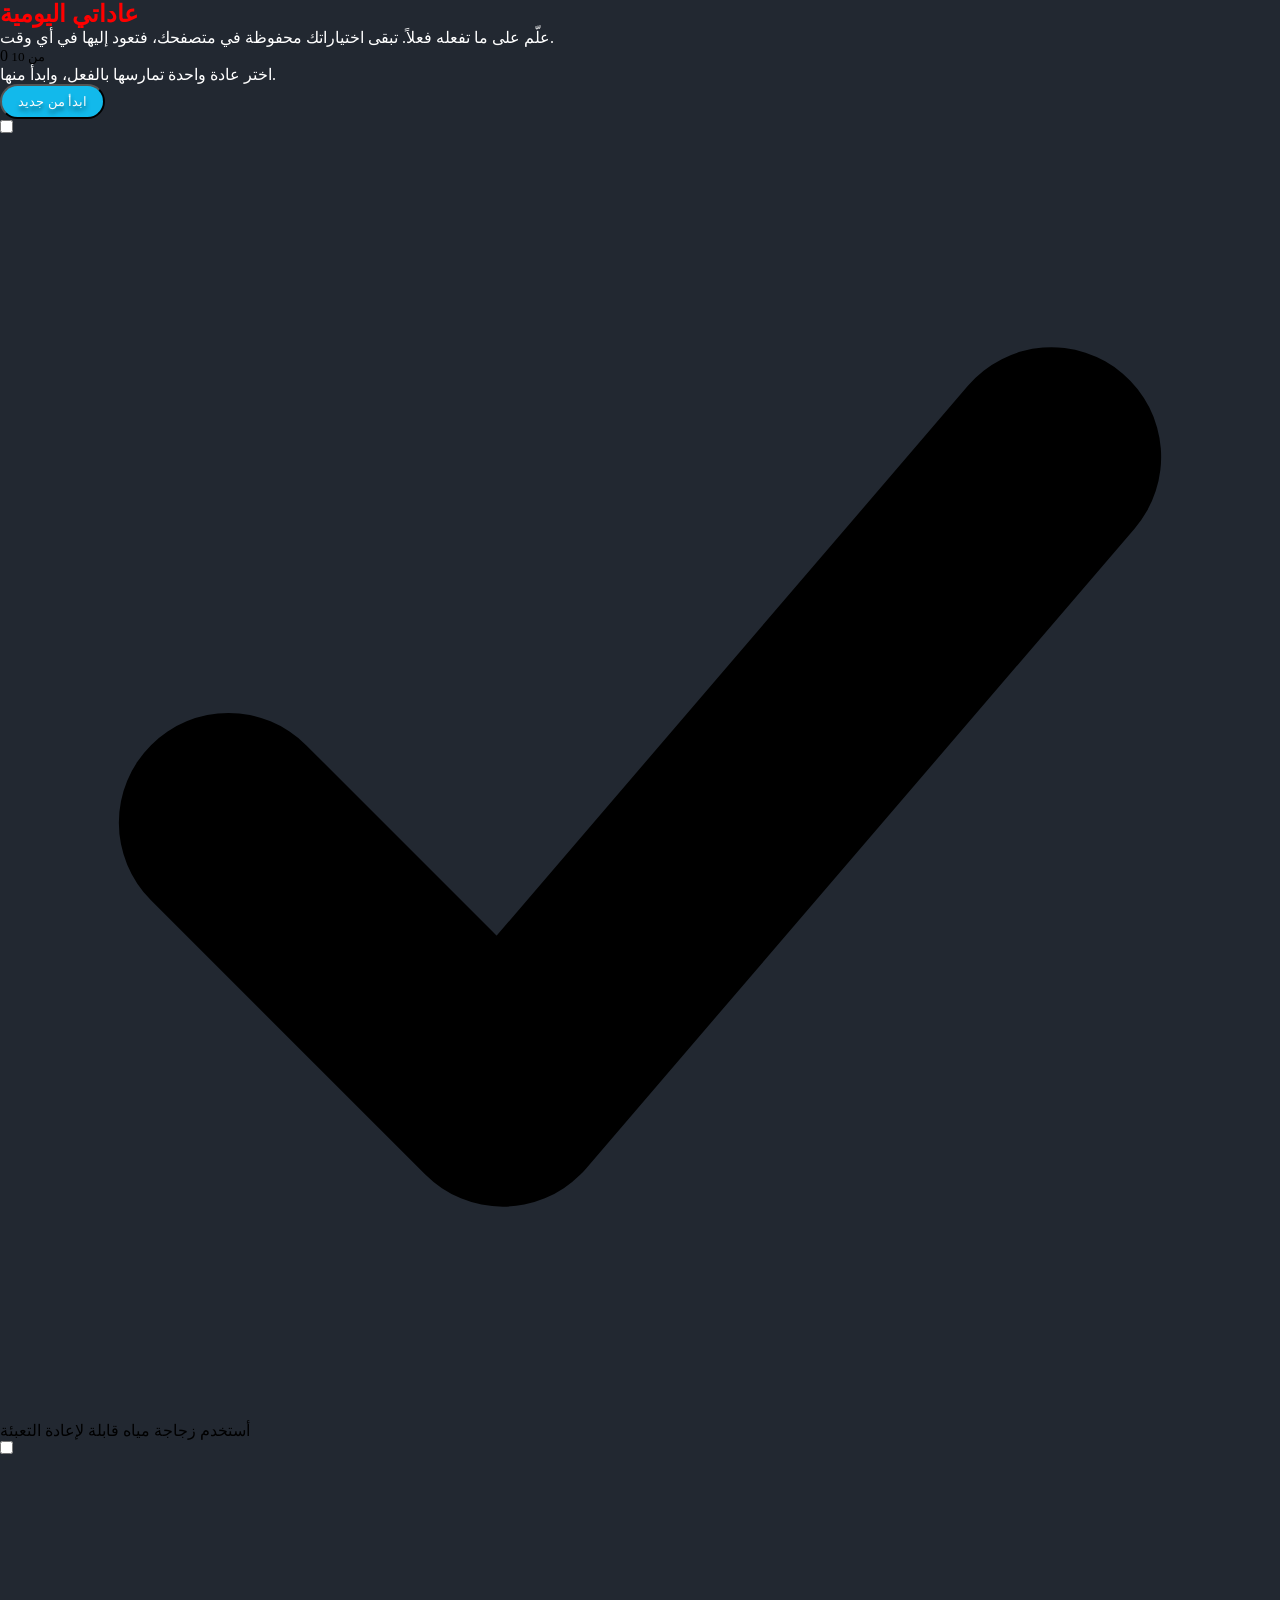
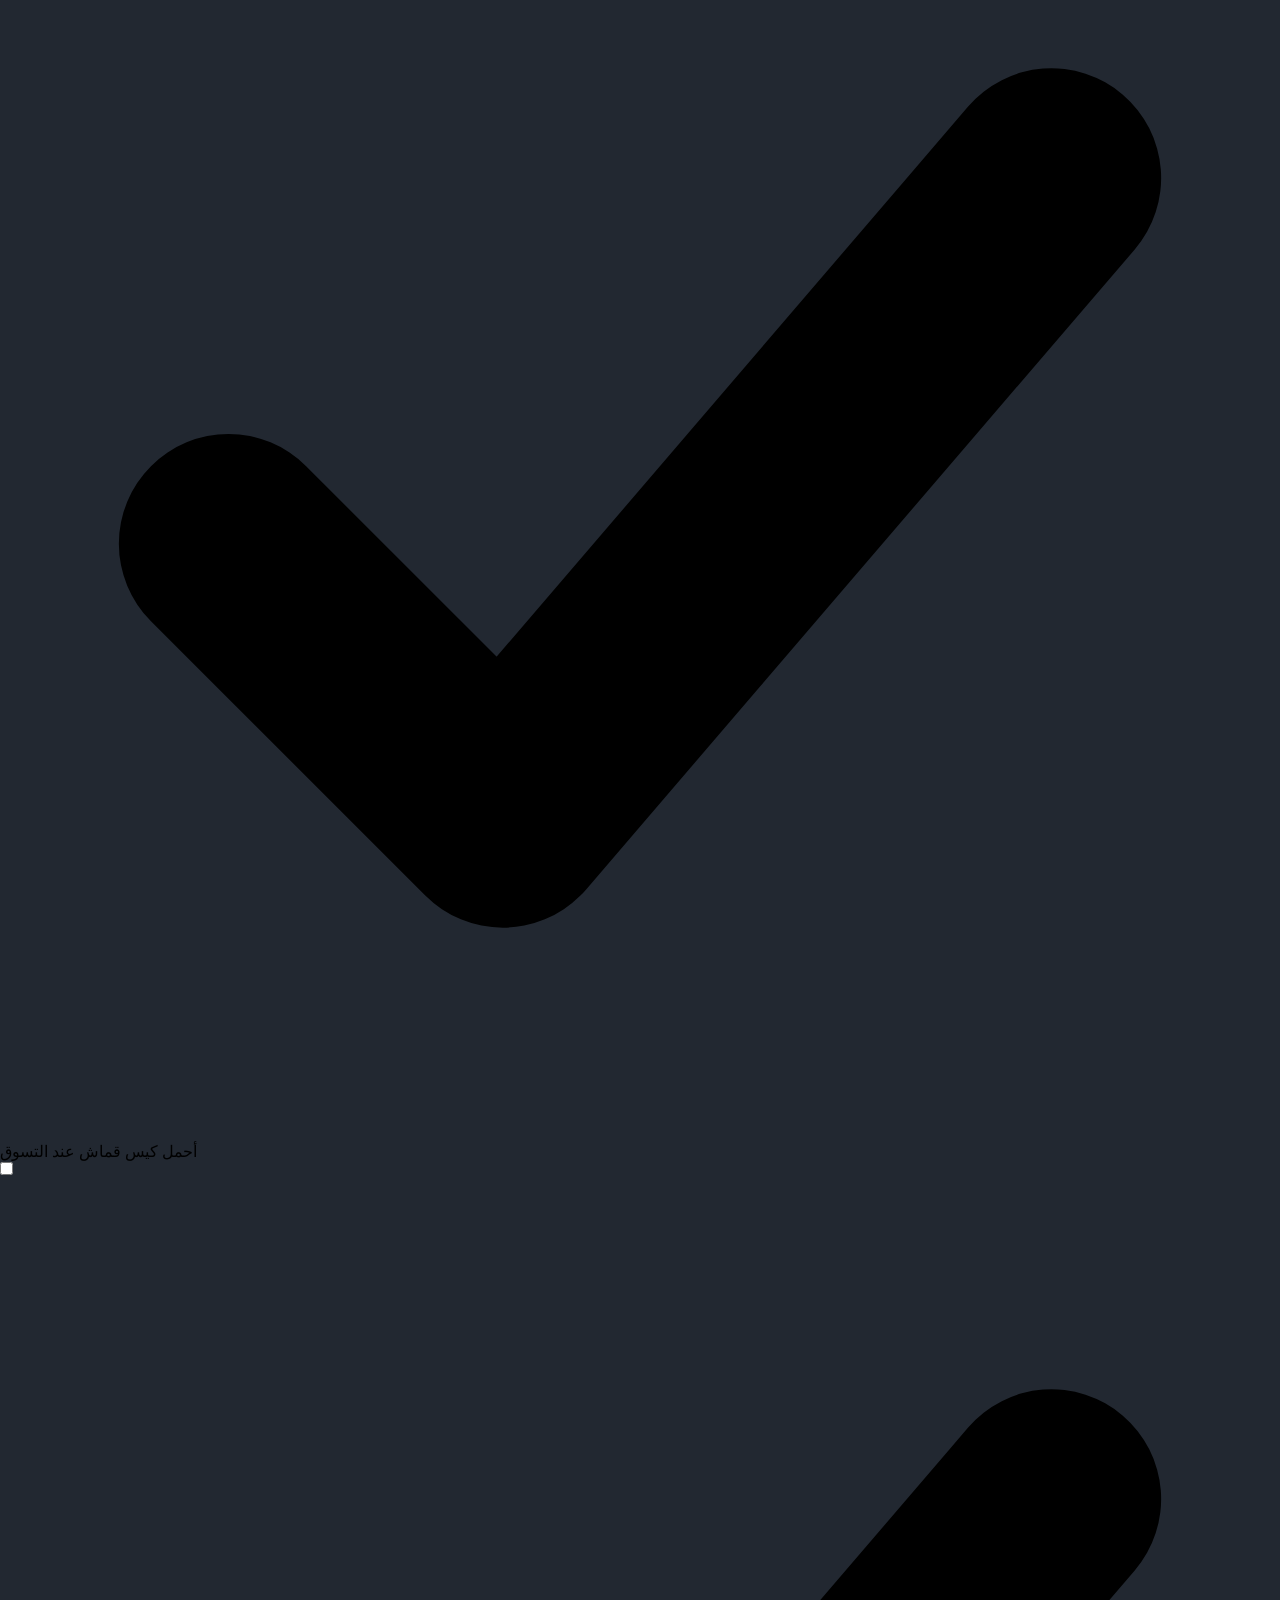
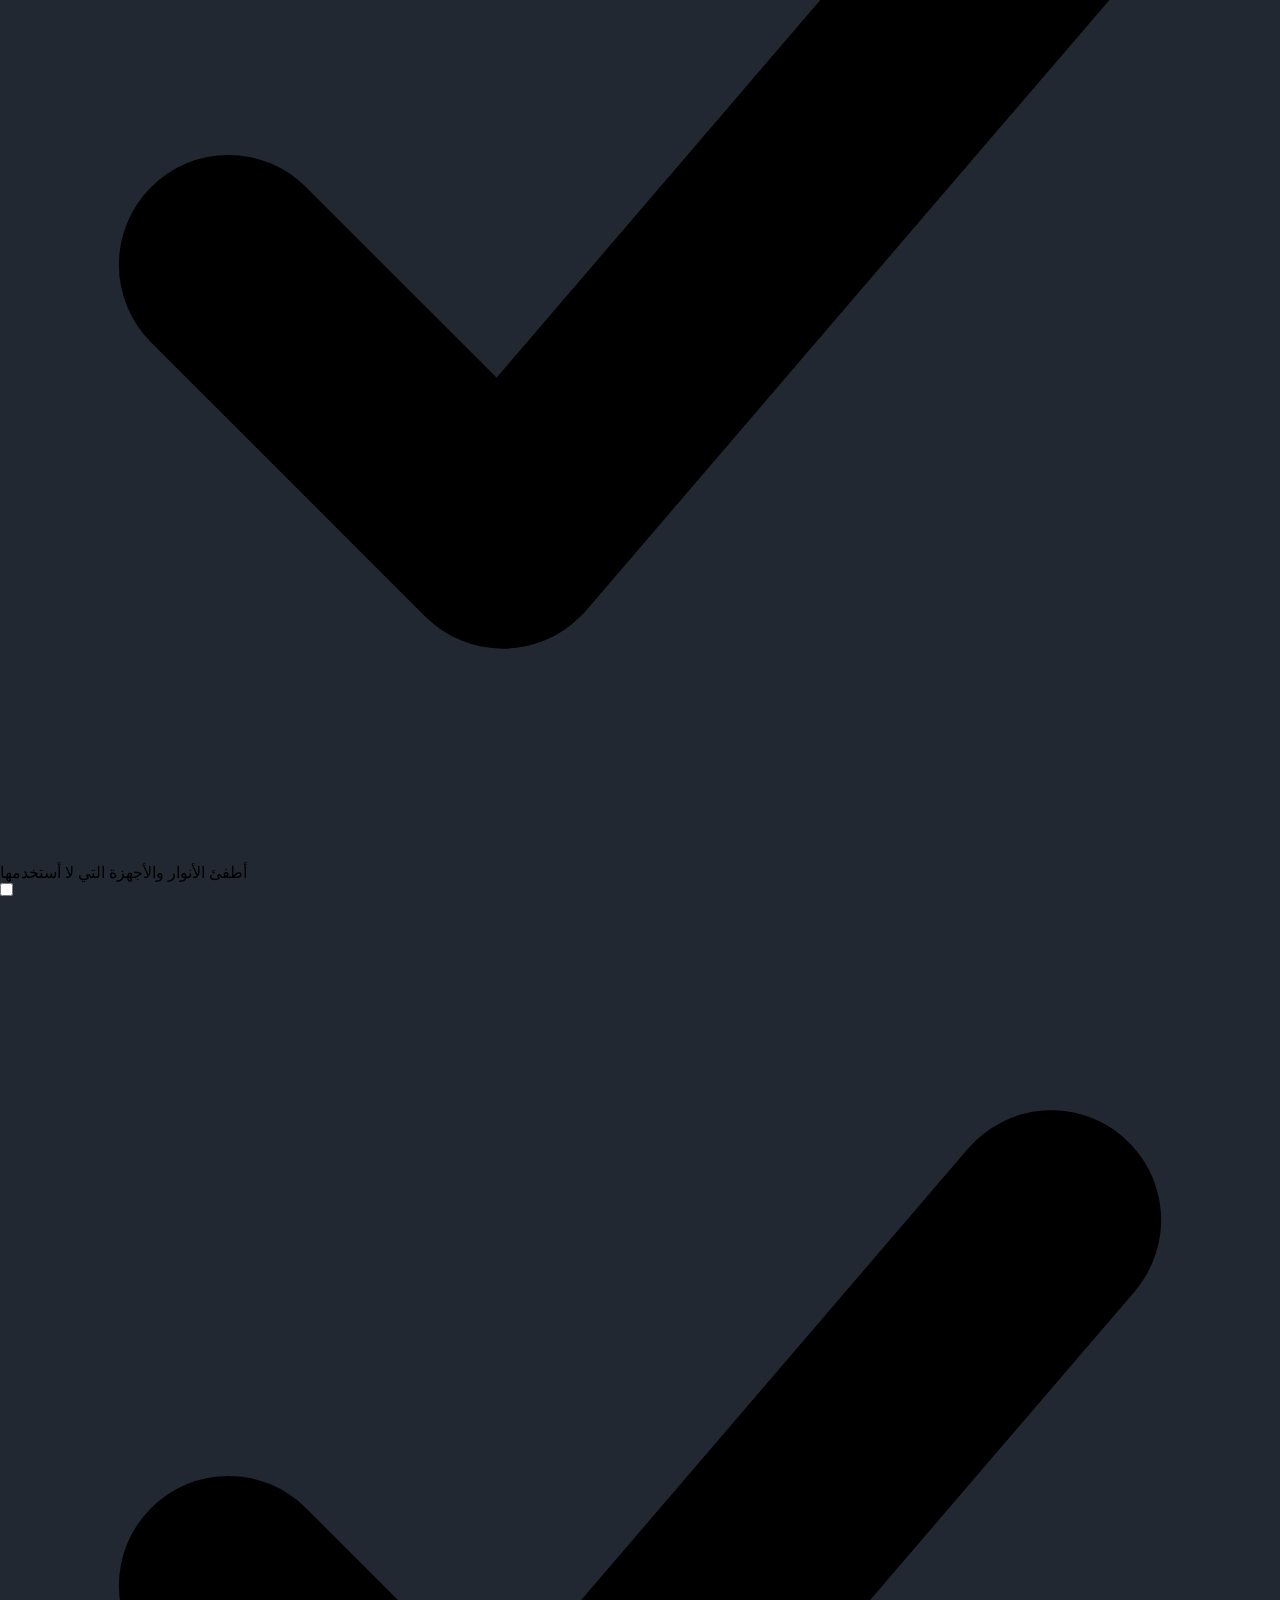
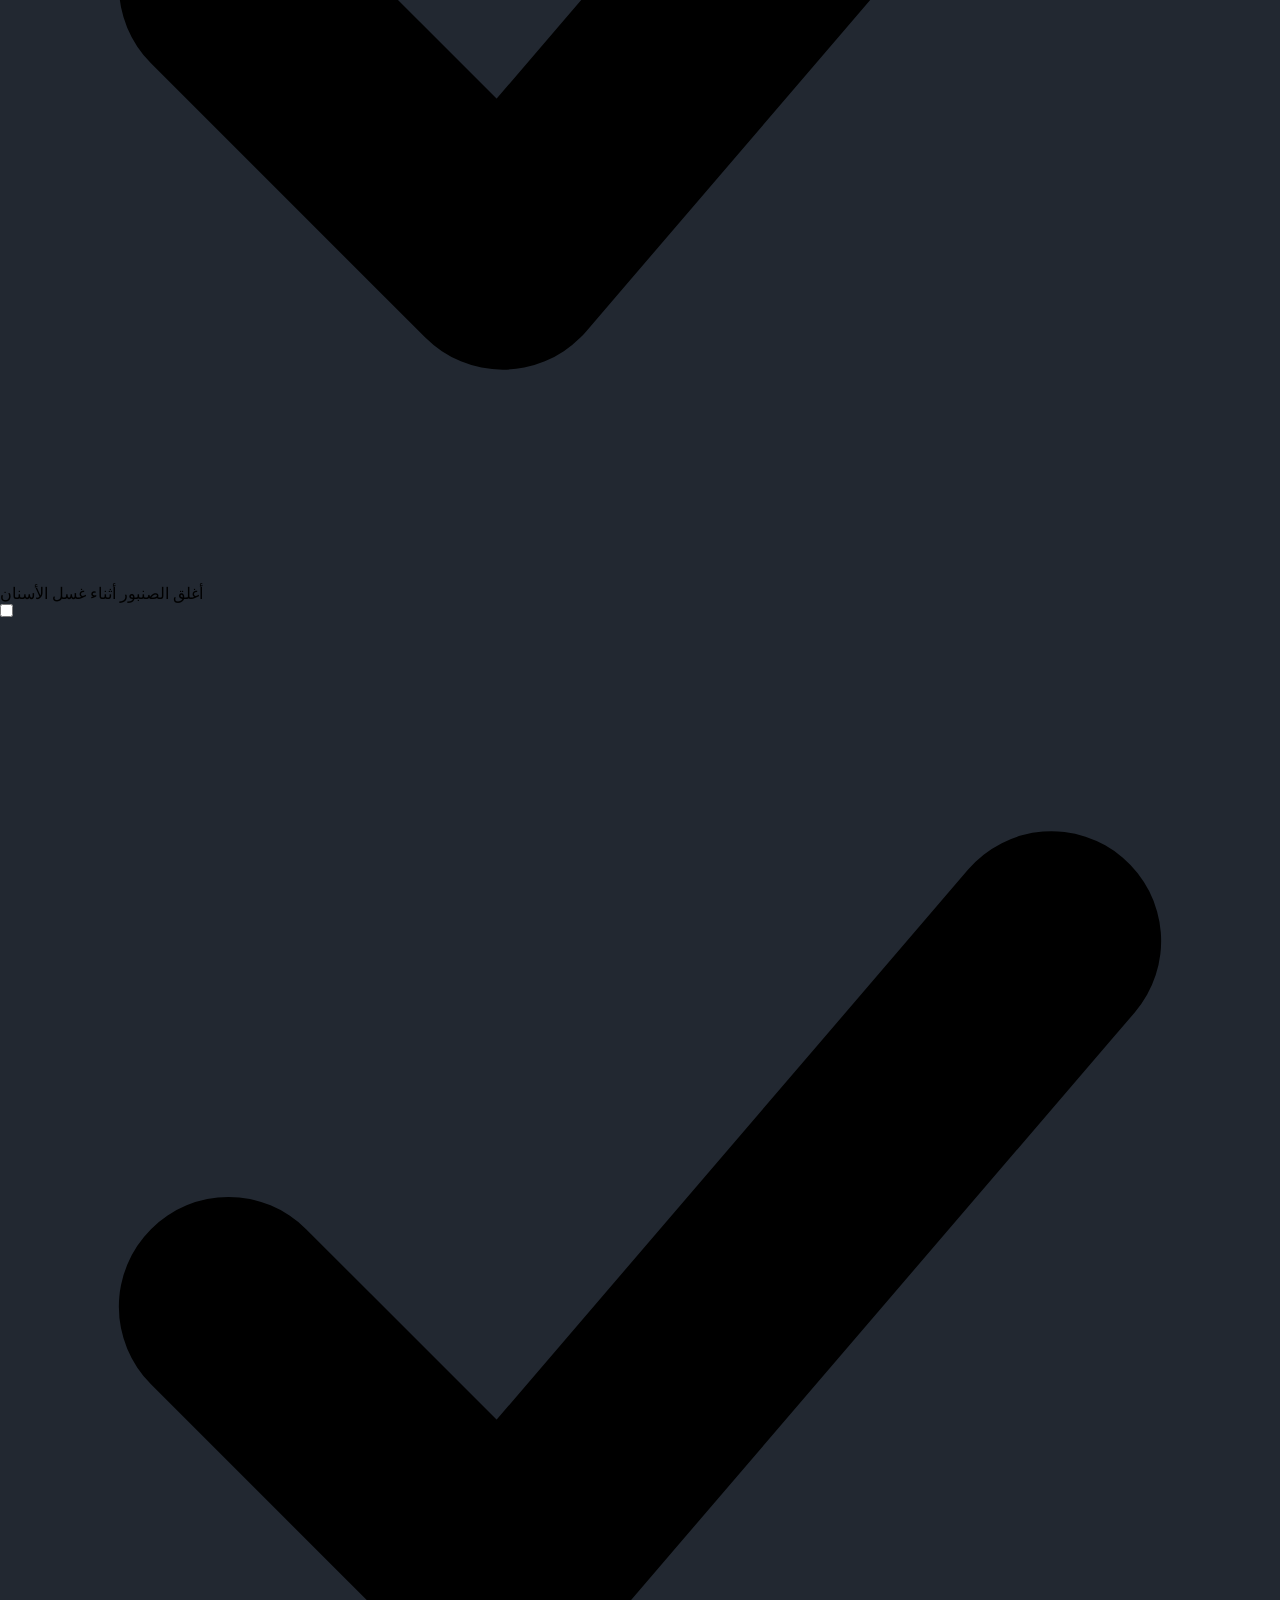
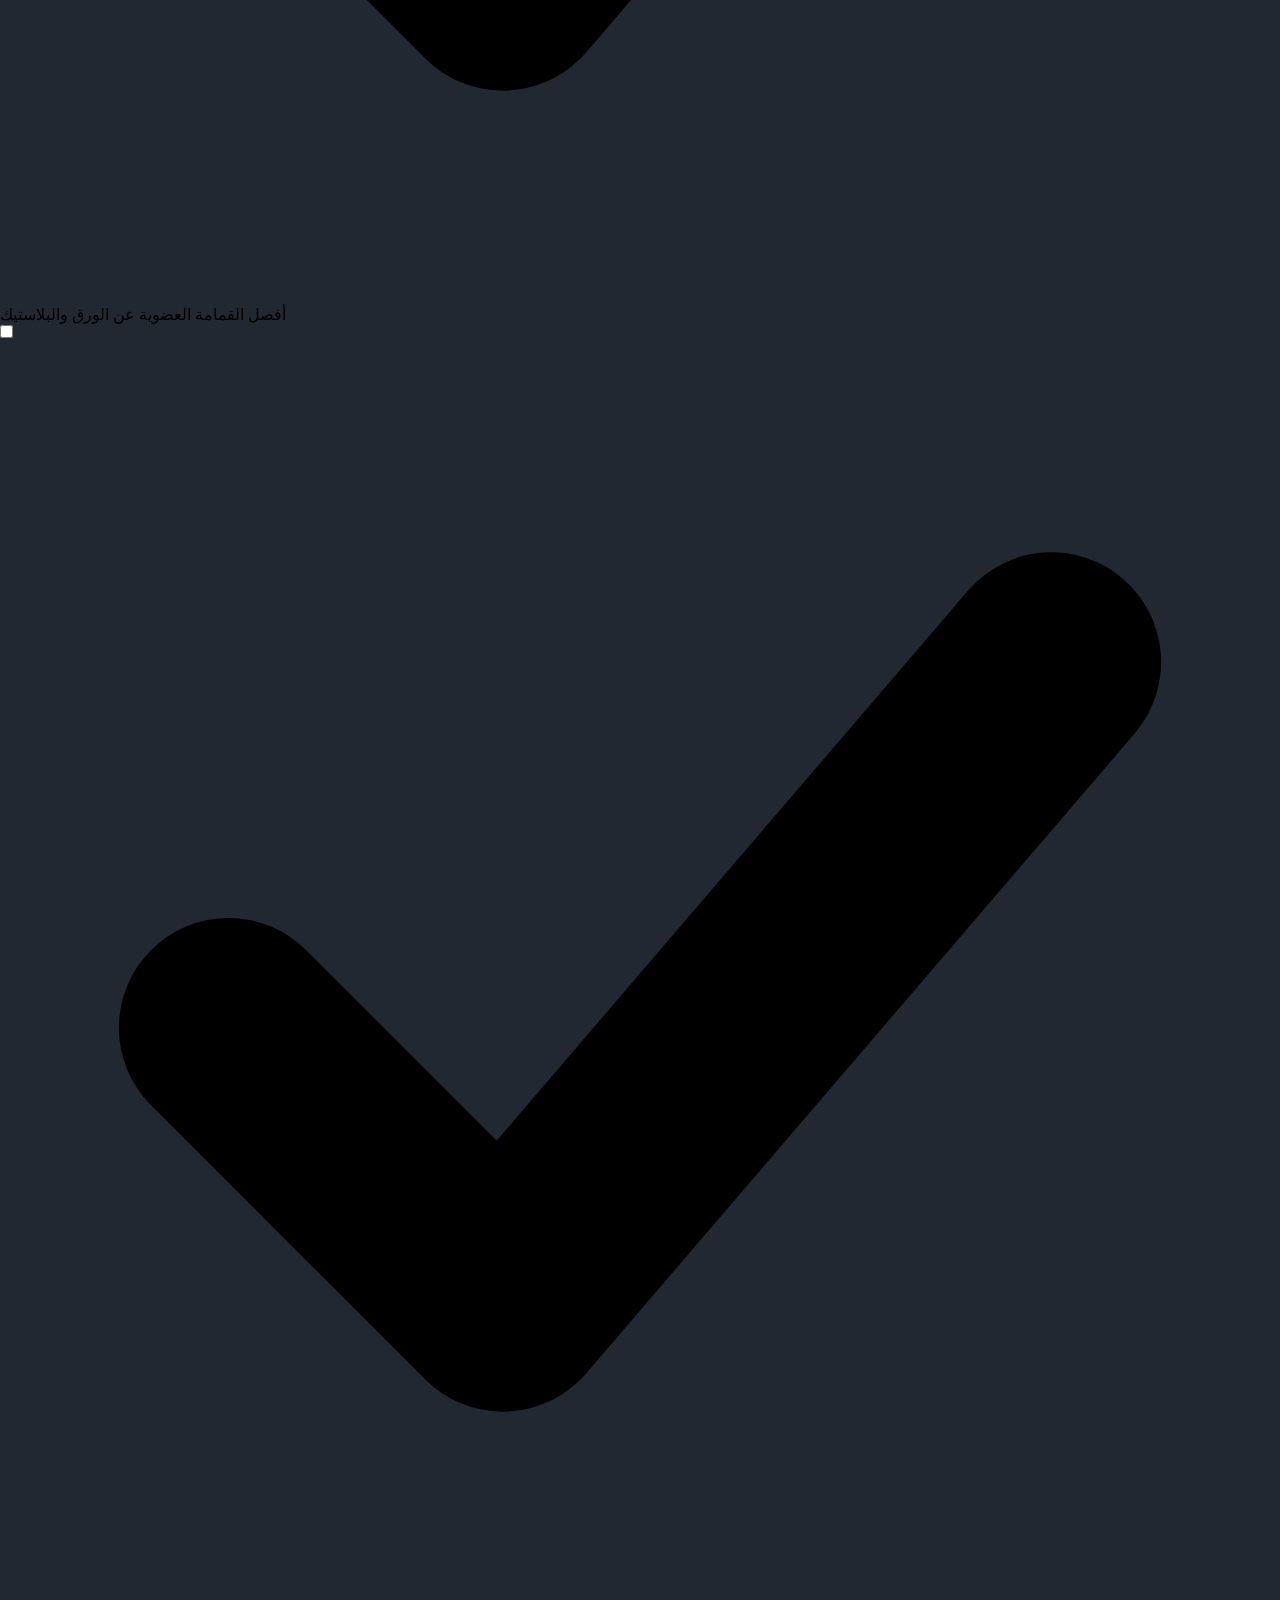
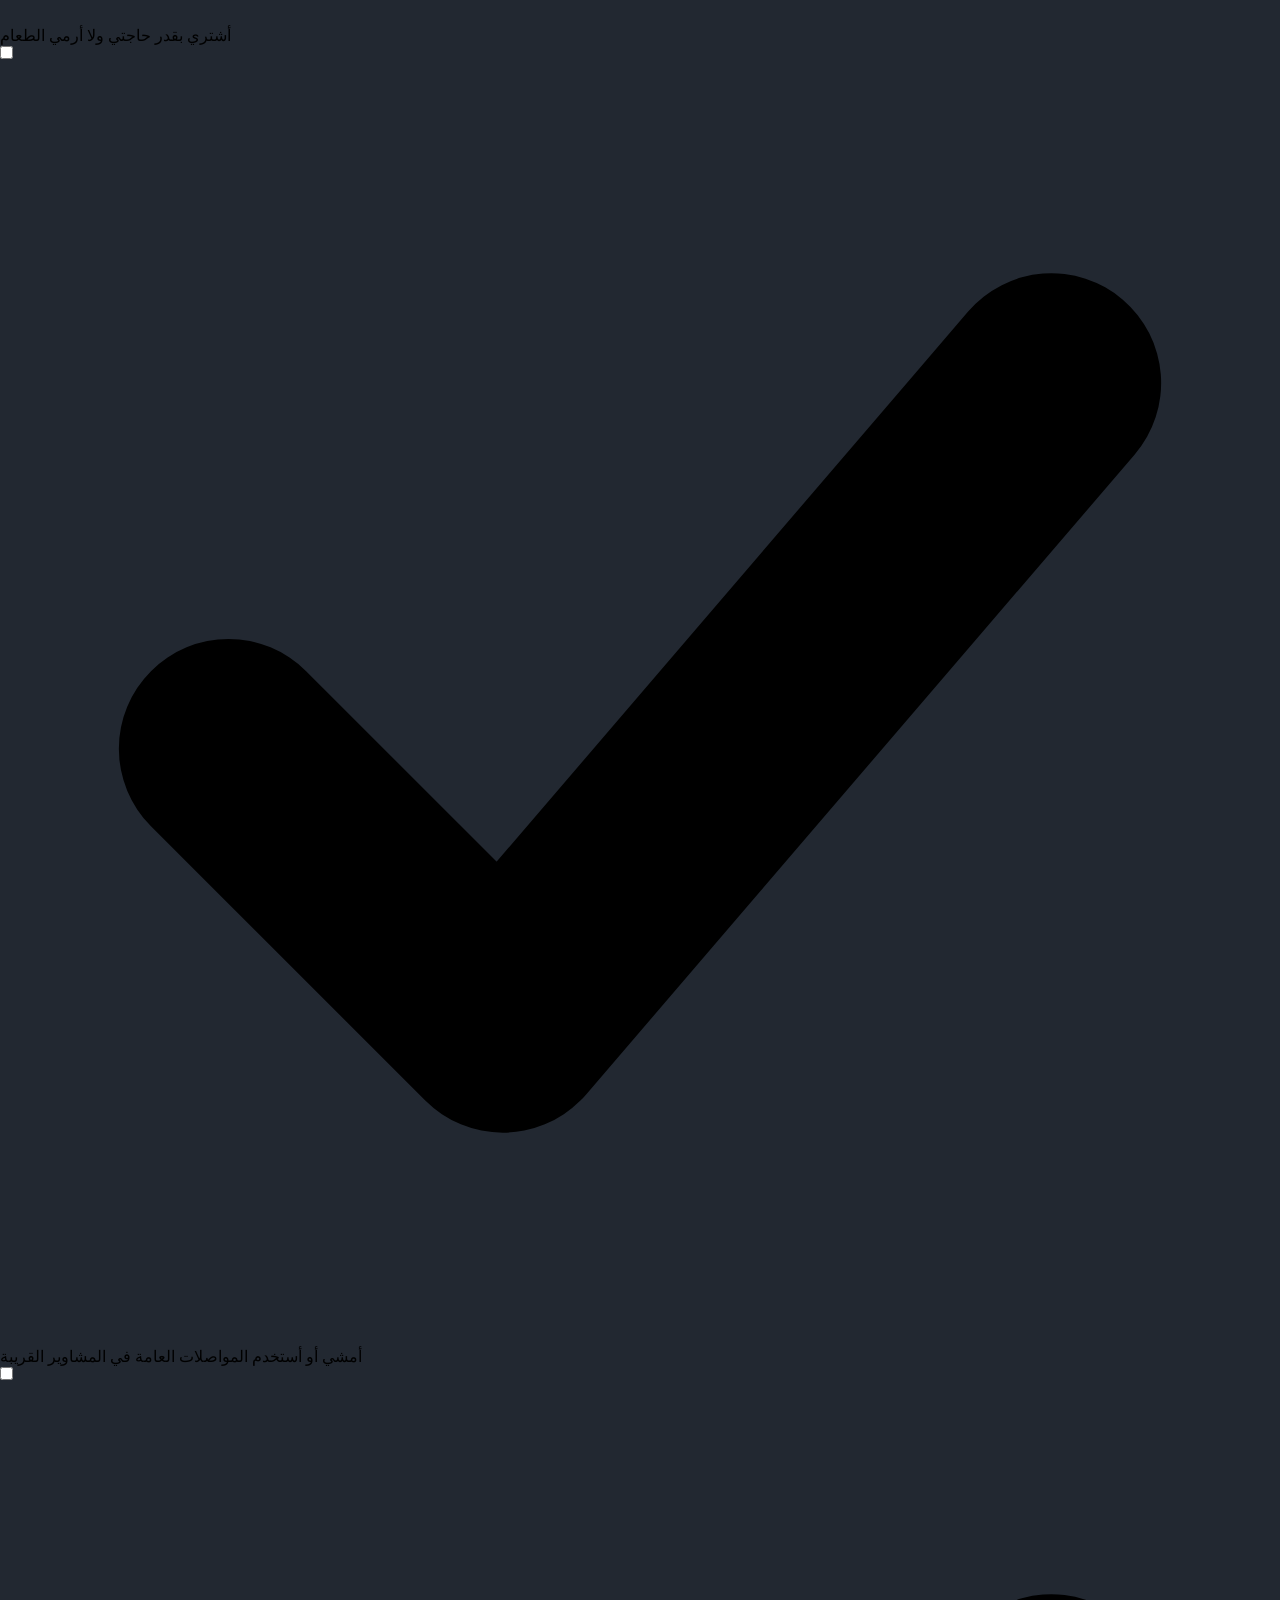
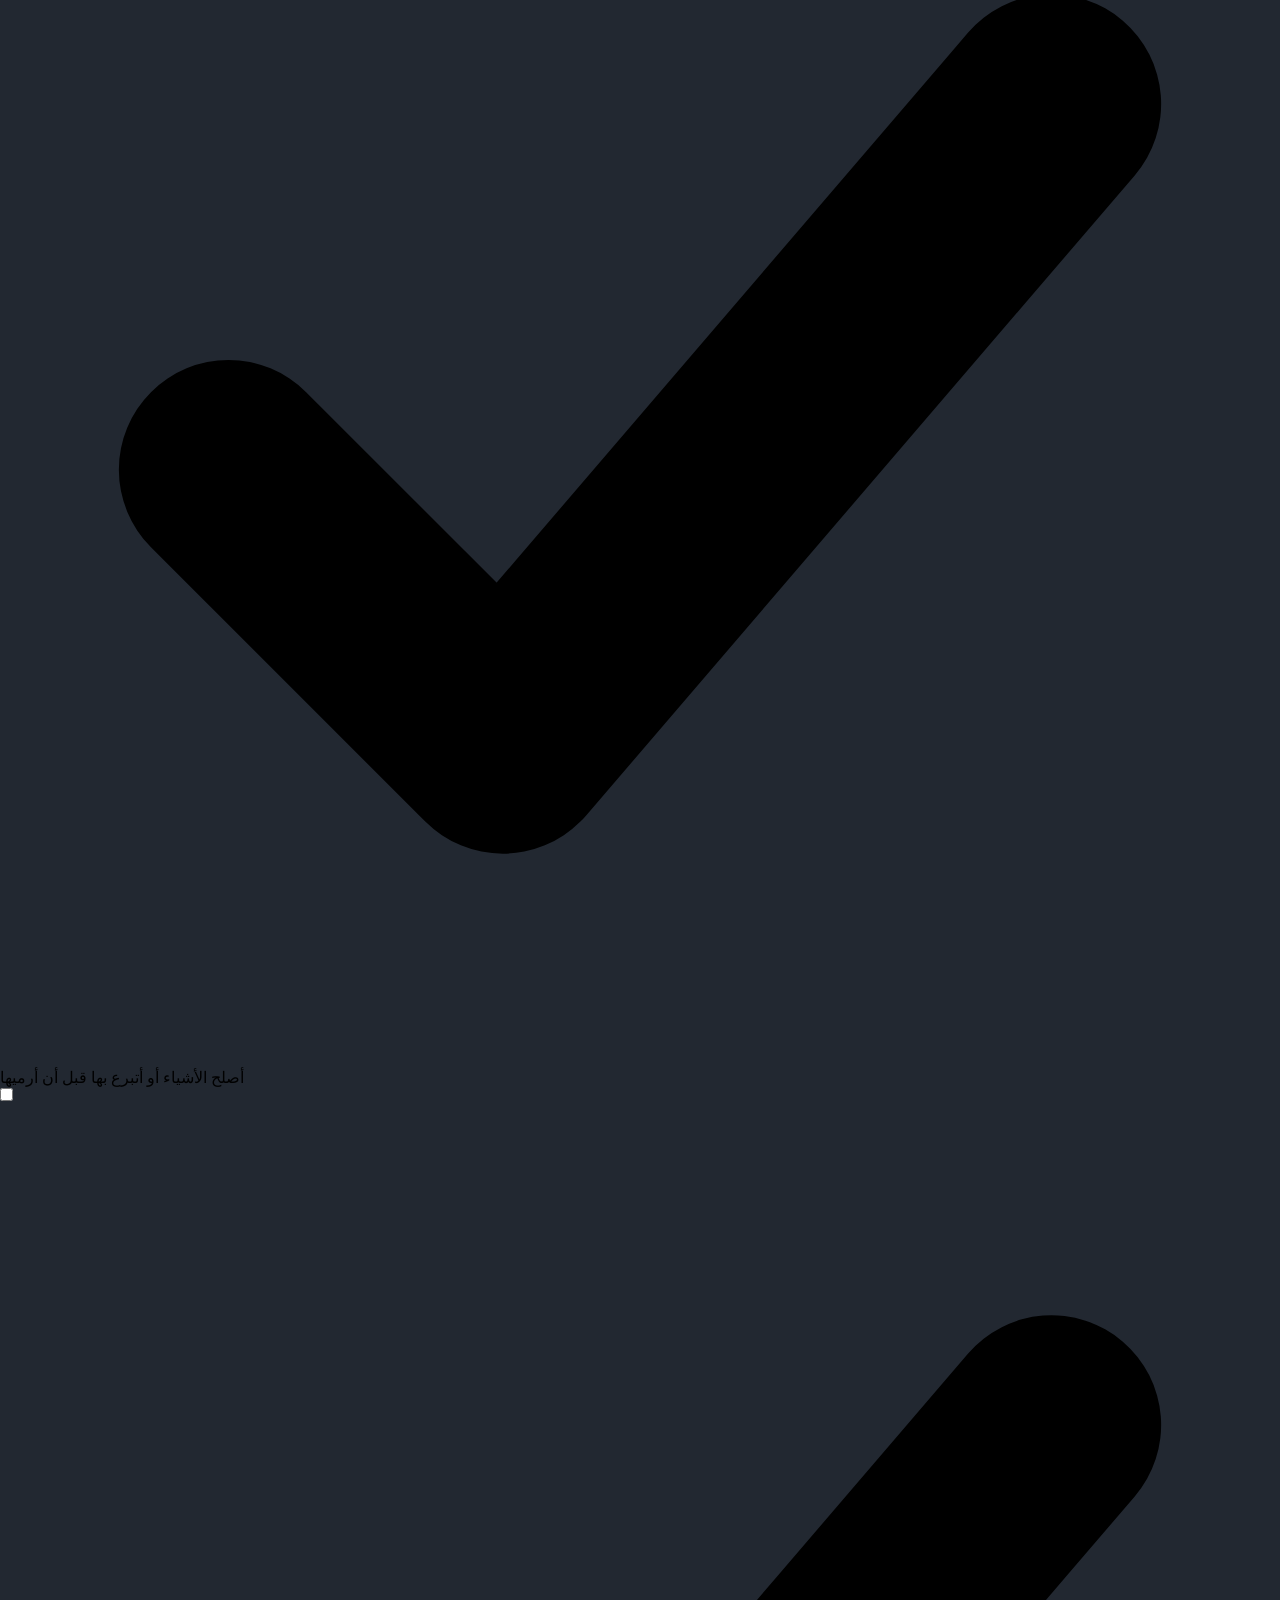
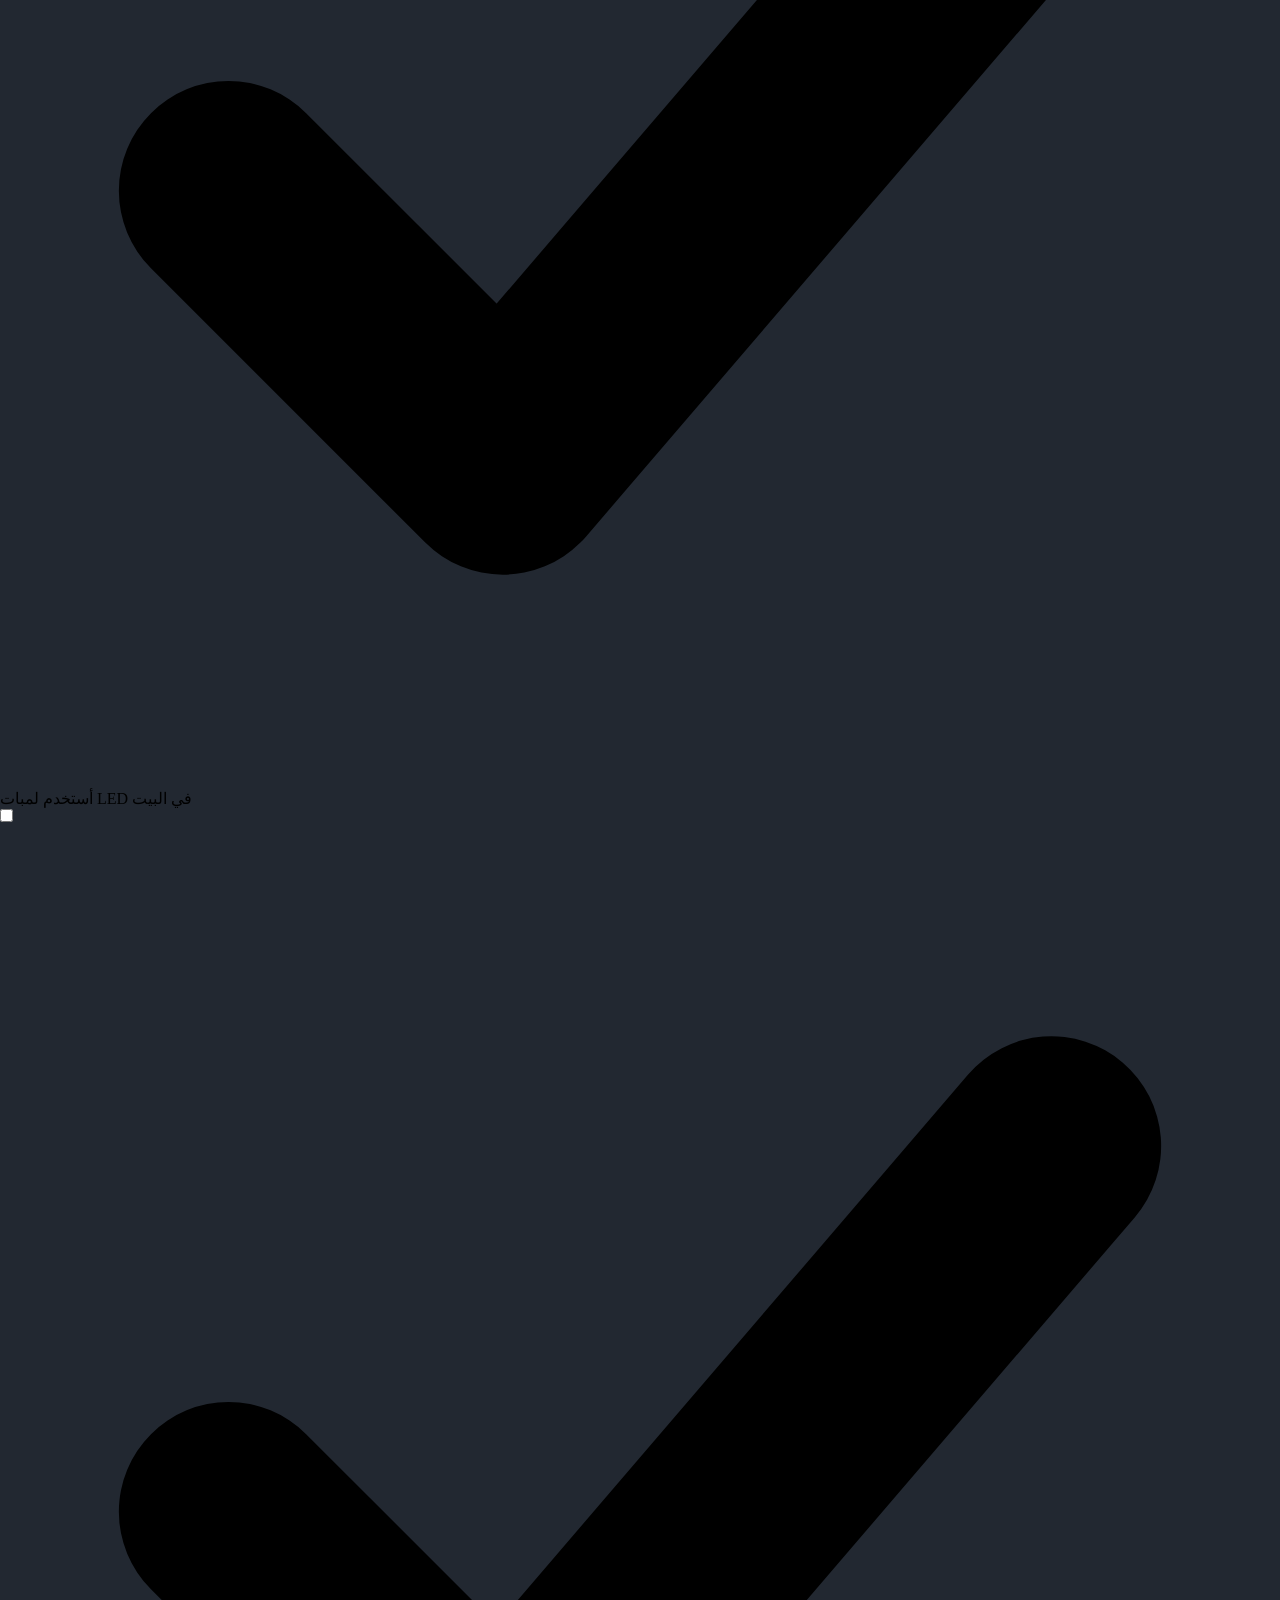
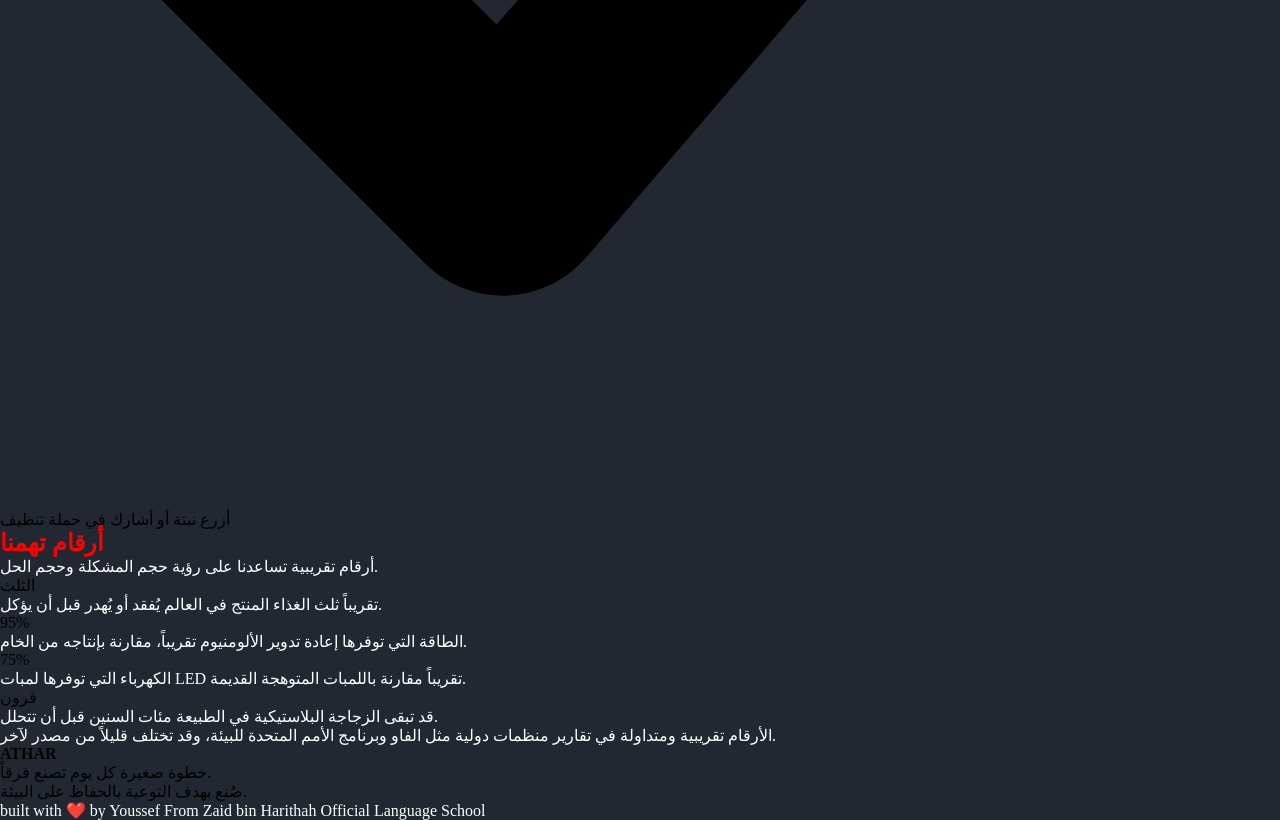
<file: athar.html>
<!DOCTYPE html>
<html lang="en">
<head>
  <meta charset="UTF-8">
 <meta name="viewport" content="width=device-width, initial-scale=1.0">
   <link rel="stylesheet" href="stayels6.css">
  <title>athar</title>
</head>

<body>

  
         
       
        
        
        
        <div class="drop-grid" id="drops" role="img" aria-label="مئة نقطة ماء، ثلاث منها فقط ملونة تمثل المياه العذبة"></div>



        
    

    

    <section id="habits">
      <div class="sec-head">
        <h2>عاداتي اليومية</h2>
        <p>علّم على ما تفعله فعلاً. تبقى اختياراتك محفوظة في متصفحك، فتعود إليها في أي وقت.</p>
      </div>
      <div class="tracker">
        <div class="progress-box">
          <div class="count" aria-live="polite"><span id="done">0</span><small> من <span id="total">10</span></small></div>
          <div class="bar" role="progressbar" aria-label="عدد العادات التي أمارسها" aria-valuemin="0" aria-valuemax="10" aria-valuenow="0" id="bar"><div id="fill"></div></div>
          <p class="msg" id="msg"></p>
          <button class="reset" id="reset" type="button">ابدأ من جديد</button>
        
          
        </div>
        <ul class="habits" id="habits-list"></ul>
      </div>
    </section>

    <section id="facts">
      <div class="sec-head">
        <h2>أرقام تهمنا</h2>
        <p>أرقام تقريبية تساعدنا على رؤية حجم المشكلة وحجم الحل.</p>
      </div>
      <div class="figs">
        <div class="fig"><div class="big">الثلث</div><p>تقريباً ثلث الغذاء المنتج في العالم يُفقد أو يُهدر قبل أن يؤكل.</p></div>
        <div class="fig"><div class="big">95%</div><p>الطاقة التي توفرها إعادة تدوير الألومنيوم تقريباً، مقارنة بإنتاجه من الخام.</p></div>
        <div class="fig"><div class="big">75%</div><p>الكهرباء التي توفرها لمبات LED تقريباً مقارنة باللمبات المتوهجة القديمة.</p></div>
        <div class="fig"><div class="big">قرون</div><p>قد تبقى الزجاجة البلاستيكية في الطبيعة مئات السنين قبل أن تتحلل.</p></div>
      </div>
      <p class="note">الأرقام تقريبية ومتداولة في تقارير منظمات دولية مثل الفاو وبرنامج الأمم المتحدة للبيئة، وقد تختلف قليلاً من مصدر لآخر.</p>
    </section>
  </main>

  <footer>
    <div><b>ATHAR</b><div>خطوة صغيرة كل يوم تصنع فرقاً.</div></div>
    <div>صُنع بهدف التوعية بالحفاظ على البيئة.</div>
    <div> <p>built with ❤️ by Youssef From Zaid bin Harithah Official Language School</p></div>
  </footer>
</div>

<script src="script.js"></script>
</body>
</html>
  

</body>
</html>
</file>
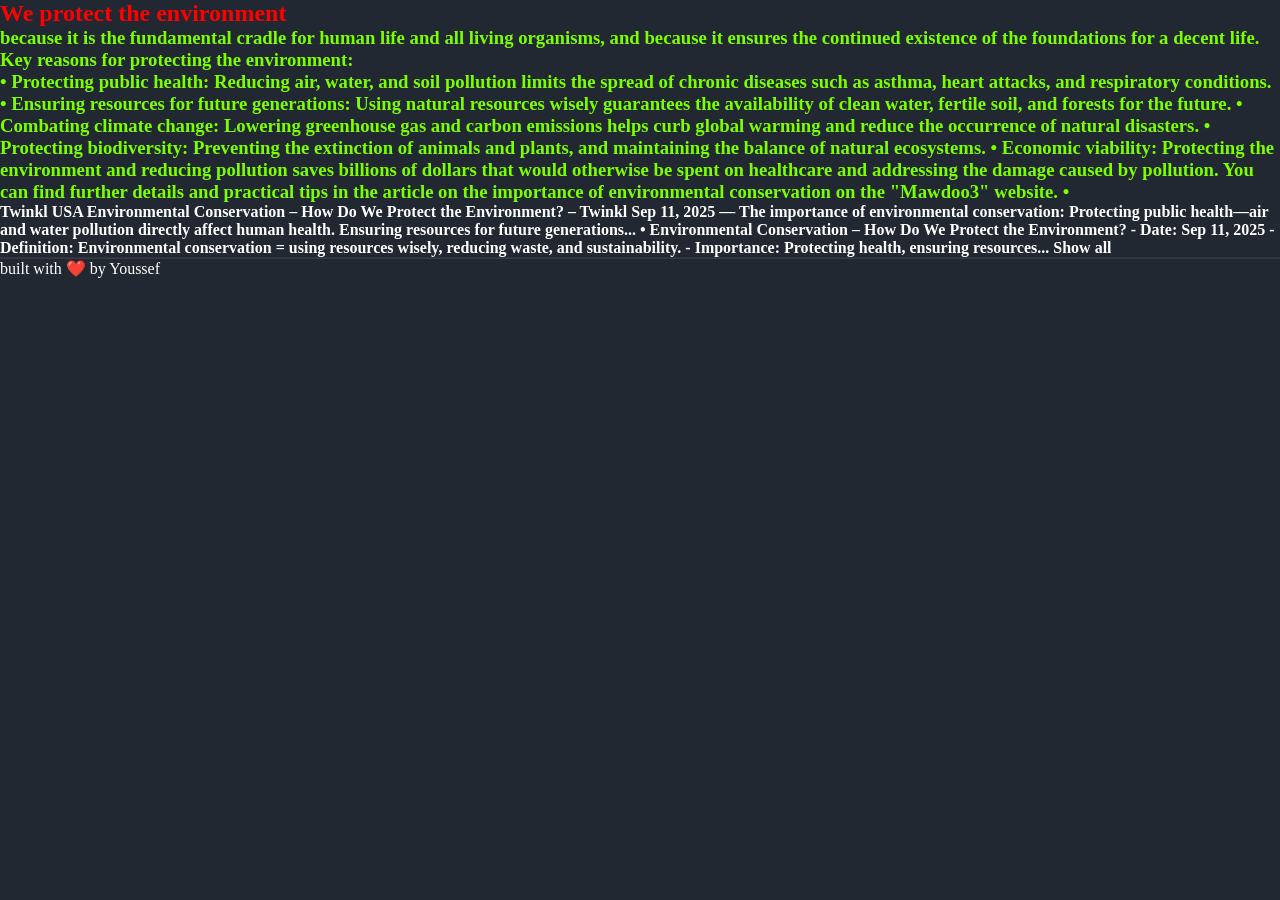
<file: atharw.html>
<!DOCTYPE html>
<html lang="en">
<head>
    <meta charset="UTF-8">
    <meta name="viewport" content="width=device-width, initial-scale=1.0">
    <link rel="stylesheet" href="stayels6.css">
    <title>athar</title>
</head>
<body>
    
    <h2>We protect the environment<h2> 
      <h3>  because it is the fundamental cradle for human life and all living organisms, and because it ensures the continued existence of the foundations for a decent life.

Key reasons for protecting the environment:

<h3>• Protecting public health: Reducing air, water, and soil pollution limits the spread of chronic diseases such as asthma, heart attacks, and respiratory conditions.
• Ensuring resources for future generations: Using natural resources wisely guarantees the availability of clean water, fertile soil, and forests for the future.
• Combating climate change: Lowering greenhouse gas and carbon emissions helps curb global warming and reduce the occurrence of natural disasters.
• Protecting biodiversity: Preventing the extinction of animals and plants, and maintaining the balance of natural ecosystems.
• Economic viability: Protecting the environment and reducing pollution saves billions of dollars that would otherwise be spent on healthcare and addressing the damage caused by pollution.
You can find further details and practical tips in the article on the importance of environmental conservation on the "Mawdoo3" website.
•</h3>
<H4>Twinkl USA
Environmental Conservation – How Do We Protect the Environment? – Twinkl
Sep 11, 2025 — The importance of environmental conservation: Protecting public health—air and water pollution directly affect human health. Ensuring resources for future generations...
•

        </div>

Environmental Conservation – How Do We Protect the Environment?
- Date: Sep 11, 2025 - Definition: Environmental conservation = using resources wisely, reducing waste, and sustainability. - Importance: Protecting health, ensuring resources...
Show all</H4>



    
           <hr/>

    <footer>
        <p>built with ❤️ by Youssef</p>
    </footer>
</body>
</html>
</file>
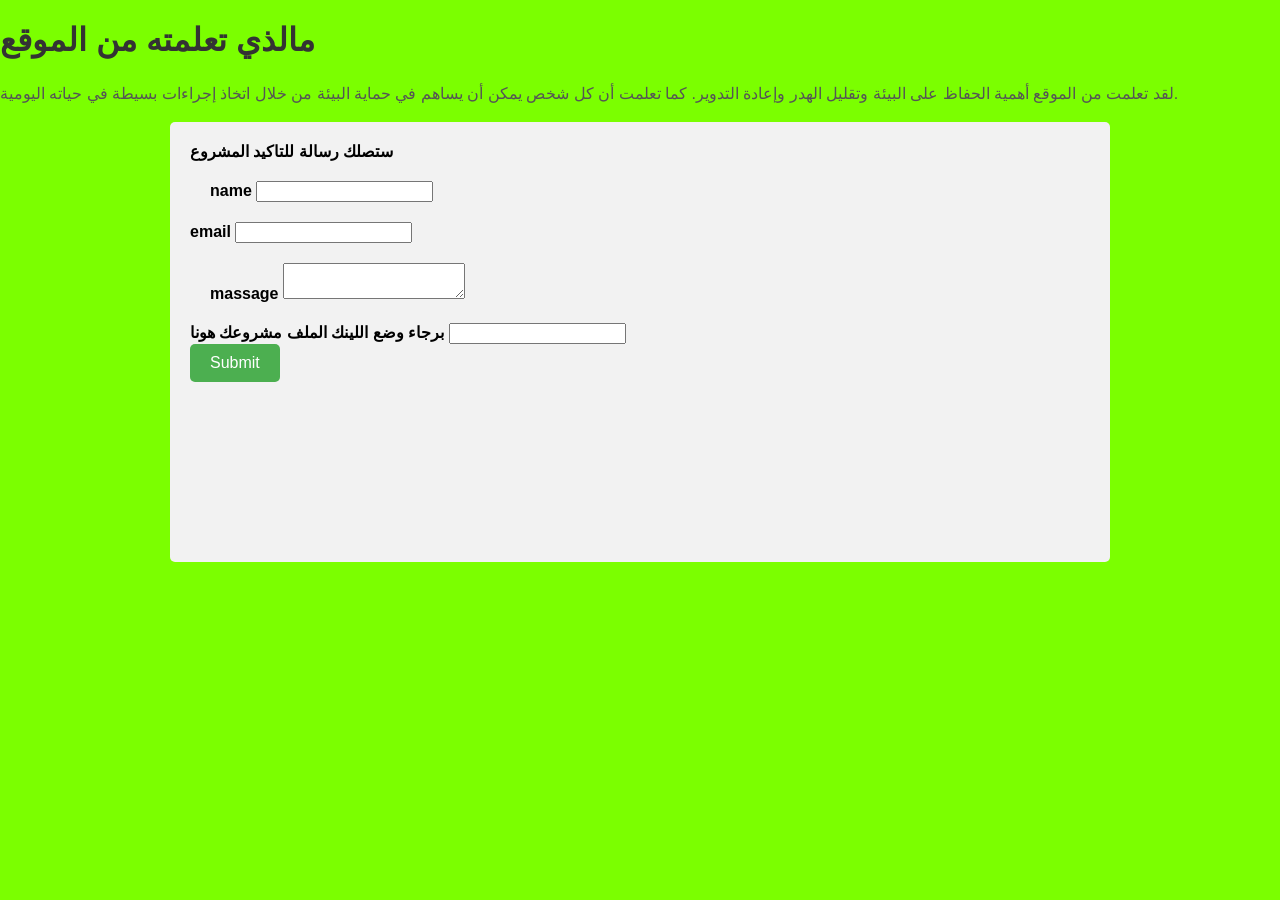
<file: fvt.html>
<!DOCTYPE html>
<html lang="en">
<head>
    <meta charset="UTF-8">
   <meta name="viewport" content="width=device-width, initial-scale=1.0">
    <title>review</title>
</head>
<body>
    <style>
        img {
  max-width: 100%;
  height: auto;
}

body {
  overflow-x: hidden;
}

@media (max-width: 900px) {
  header {
    flex-direction: column;
    gap: 1rem;
    padding: 0 1rem;
    text-align: center;
  }

  .navigation ul {
    flex-wrap: wrap;
    justify-content: center;
    gap: 1rem;
  }

  .hero {
    flex-direction: column;
    padding: 0 1rem;
    text-align: center;
  }

  .herosup,
  .herosuper {
    align-items: center;
  }

  .hero img {
    width: 70%;
    max-width: 280px;
    height: auto;
  }

  .name {
    font-size: 2rem;
  }

  .aboutme,
  .about {
    flex-direction: column;
    gap: 2rem;
    margin: 2rem auto;
    padding: 0 1rem;
  }

  .aboutmepar,
  .par {
    text-align: left;
  }

  .work,
  .works {
    padding: 3rem 1rem;
    margin: 2rem 0;
  }

  .workscontainer {
    align-items: center;
    margin: 2rem auto;
    padding: 0 1rem;
  }

  .works ul {
    flex-direction: column;
    gap: 1.5rem;
  }

  .works li {
    padding: 1rem;
  }

  .works li img {
    width: 100%;
    max-width: 300px;
    height: auto;
  }

  .works li img:hover {
    transform: scale(1.05);
  }

  footer {
    flex-direction: column;
    align-items: center;
    text-align: center;
    gap: 1rem;
  }
}

@media (max-width: 480px) {
  h1 {
    font-size: 1.6rem;
  }

  .name {
    font-size: 1.6rem;
  }

  .navigation ul {
    gap: 0.75rem;
    font-size: 0.9rem;
  }
}
        button {
            background-color: #4CAF50;
            color: white;
            padding: 10px 20px;
            border: none;
            cursor: pointer;
            font-size: 16px;
            border-radius: 5px;
        }
        body {
            font-family: Arial, sans-serif;
            margin: 20px;
            background-color: #7bff00;
        }
        h1 {
            color: #333;
        }
        p {
            color: #555;
            line-height: 1.6;
        }
    

body {
  margin: 0;
  width: 100%;
}

img, video {
  max-width: 100%;
  height: auto;
}


       form{
        background-color: #f2f2f2;
        padding: 20px;
        border-radius: 5px;
        max-width: 900px;
        margin: 0 auto;
        height: 400px;
    }
    .submit-button {
        background-color: #4CAF50;
        color: white;
        padding: 10px 20px;
        border: none;
        cursor: pointer;
        font-size: 16px;
        border-radius: 5px;
         align-items: center;
         width: 900px;
    }
    .gtg{
    list-style-type: none;
       align-items: center; 
       justify-content: space-between;
       margin: 20px;
}
.gyt{
     list-style-type: none;
       align-items: center; 
       justify-content: space-between;
        margin: 20px;
}
        .vgh{
        color: #000000;
      
    }
    
      </style>
    <h1>مالذي تعلمته من الموقع</h1>
    
        <p>لقد تعلمت من الموقع أهمية الحفاظ على البيئة وتقليل الهدر وإعادة التدوير. كما تعلمت أن كل شخص يمكن أن يساهم في حماية البيئة من خلال اتخاذ إجراءات بسيطة في حياته اليومية.</p>
    
        
      <form action="https://api.web3forms.com/submit" method="POST">
  <input type="hidden" name="access_key" value="a3af374b-70ff-4d99-acf1-52472f72811c">
   <b>ستصلك رسالة للتاكيد المشروع</b>
  <div class="gtg">
  <b>name</b>
  <input type="text" name="name" required>
  </div>
 <b>email</b>
  <input type="email" name="email" required>
  <div class="gyt">
  <b>massage</b>
  <textarea name="message" required></textarea>
  </div>
  <div class="vgh">
  <b>برجاء وضع اللينك الملف مشروعك هونا</b>
  <input type="link" name="link" required>
  
  </div>
  
  <button type="submit">Submit</button>
 
</form>
   
</body>
</html>
</file>
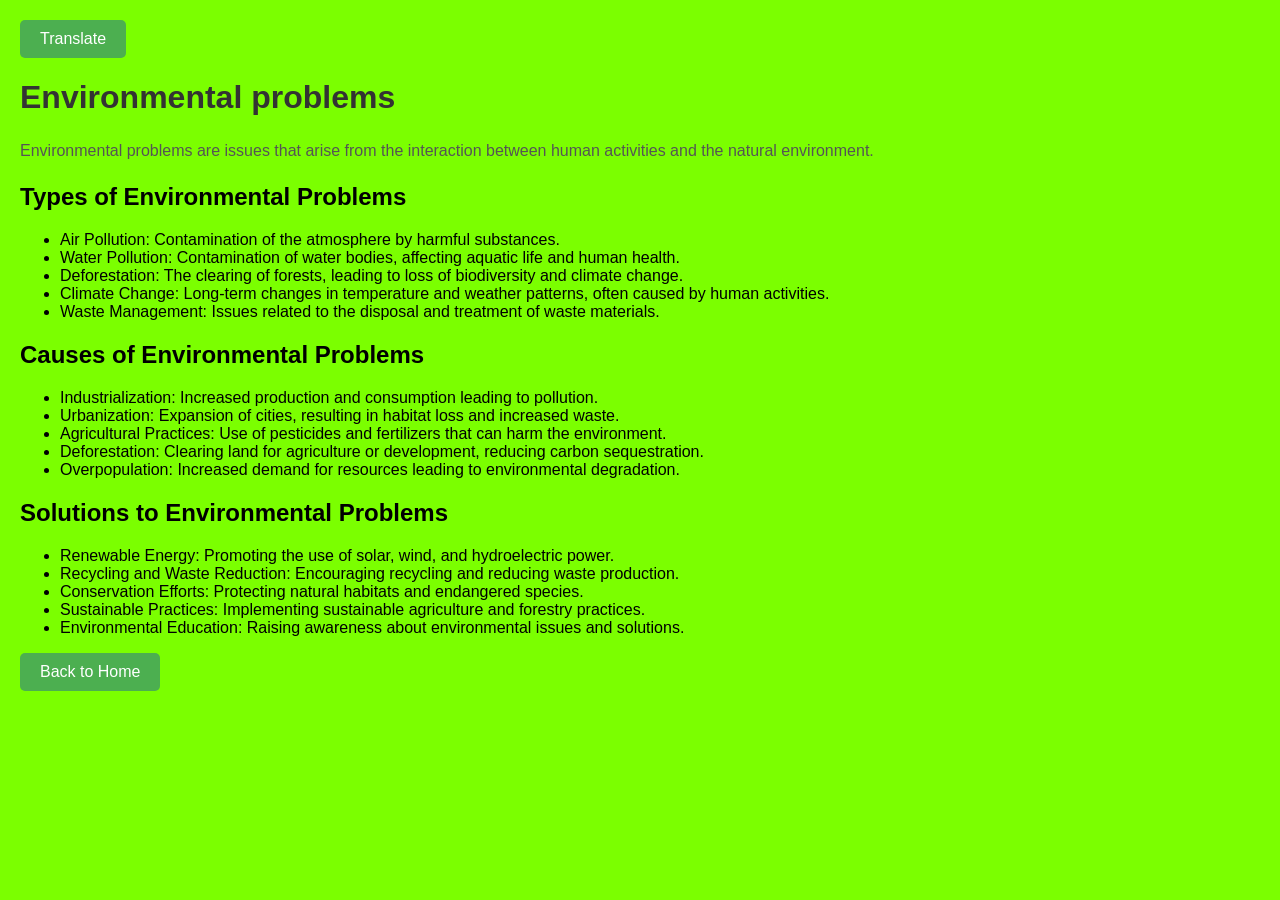
<file: problem.html>
<!DOCTYPE html>
<html lang="en">
<head>
    <meta charset="UTF-8">
    <meta name="viewport" content="width=device-width, initial-scale=1.0">
    <title>Environmental Problems</title>
    
</head>
<body>

</body>
</html>
</head>

<body>
    <style>
        img {
  max-width: 100%;
  height: auto;
}

body {
  overflow-x: hidden;
}

@media (max-width: 900px) {
  header {
    flex-direction: column;
    gap: 1rem;
    padding: 0 1rem;
    text-align: center;
  }

  .navigation ul {
    flex-wrap: wrap;
    justify-content: center;
    gap: 1rem;
  }

  .hero {
    flex-direction: column;
    padding: 0 1rem;
    text-align: center;
  }

  .herosup,
  .herosuper {
    align-items: center;
  }

  .hero img {
    width: 70%;
    max-width: 280px;
    height: auto;
  }

  .name {
    font-size: 2rem;
  }

  .aboutme,
  .about {
    flex-direction: column;
    gap: 2rem;
    margin: 2rem auto;
    padding: 0 1rem;
  }

  .aboutmepar,
  .par {
    text-align: left;
  }

  .work,
  .works {
    padding: 3rem 1rem;
    margin: 2rem 0;
  }

  .workscontainer {
    align-items: center;
    margin: 2rem auto;
    padding: 0 1rem;
  }

  .works ul {
    flex-direction: column;
    gap: 1.5rem;
  }

  .works li {
    padding: 1rem;
  }

  .works li img {
    width: 100%;
    max-width: 300px;
    height: auto;
  }

  .works li img:hover {
    transform: scale(1.05);
  }

  footer {
    flex-direction: column;
    align-items: center;
    text-align: center;
    gap: 1rem;
  }
}

@media (max-width: 480px) {
  h1 {
    font-size: 1.6rem;
  }

  .name {
    font-size: 1.6rem;
  }

  .navigation ul {
    gap: 0.75rem;
    font-size: 0.9rem;
  }
}
        button {
            background-color: #4CAF50;
            color: white;
            padding: 10px 20px;
            border: none;
            cursor: pointer;
            font-size: 16px;
            border-radius: 5px;
        }
        body {
            font-family: Arial, sans-serif;
            margin: 20px;
            background-color: #7bff00;
        }
        h1 {
            color: #333;
        }
        p {
            color: #555;
            line-height: 1.6;
        }
        .solutions {
            margin-top: 20px;
            color: #ffffff;
        }
    </style>
     <button type="button" onclick='document.getElementById("demo").innerHTML = "<h1>المشاكل البيئية<h1><p>المشاكل البيئية هي القضايا التي تنشأ من التفاعل بين الأنشطة البشرية والبيئة الطبيعية.</p><h2>أنواع المشاكل البيئية</h2><ul><li>تلوث الهواء: تلوث الغلاف الجوي بالمواد الضارة.</li><li>تلوث المياه: تلوث المسطحات المائية، مما يؤثر على الحياة المائية وصحة الإنسان.</li><li>إزالة الغابات: إزالة الغابات، مما يؤدي إلى فقدان التنوع البيولوجي وتغير المناخ.</li><li>تغير المناخ: تغييرات طويلة الأمد في درجات الحرارة وأنماط الطقس، غالبًا بسبب الأنشطة البشرية.</li><li>إدارة النفايات: القضايا المتعلقة بالتخلص من النفايات ومعالجتها.</li></ul><h2>أسباب المشاكل البيئية</h2><ul><li>التصنيع: زيادة الإنتاج والاستهلاك مما يؤدي إلى التلوث.</li><li>التحضر: توسع المدن، مما يؤدي إلى فقدان المواطن وزيادة النفايات.</li><li>الممارسات الزراعية: استخدام المبيدات والأسمدة التي يمكن أن تضر بالبيئة.</li><li>إزالة الغابات: تطهير الأراضي للزراعة أو التنمية، مما يقلل من احتجاز الكربون.</li><li>زيادة عدد السكان: زيادة الطلب على الموارد مما يؤدي إلى تدهور البيئة.</li></ul><h2>حلول للمشاكل البيئية</h2><ul><li>الحفاظ على البيئة: تعزيز الوعي البيئي وتشجيع الممارسات المستدامة.</li><li>الطاقة المتجددة: الاستثمار في مصادر الطاقة النظيفة مثل الشمس والرياح.</li><li>إدارة النفايات: تطوير استراتيجيات فعالة لإعادة التدوير والتخلص الآمن من النفايات.</li><li>الزراعة المستدامة: استخدام تقنيات زراعية صديقة للبيئة لتقليل التأثير على البيئة.</li><li>حماية الحياة البرية: إنشاء محميات طبيعية وحماية الأنواع المهددة بالانقراض.</li></ul>    ";'>
        Translate</button>
        <div id="demo">
    <h1>Environmental problems</h1>
    <p>Environmental problems are issues that arise from the interaction between human activities and the natural environment.</p>
    
  
    
    <h2>Types of Environmental Problems</h2>
    <ul >
        <li>Air Pollution: Contamination of the atmosphere by harmful substances.</li>
        <li>Water Pollution: Contamination of water bodies, affecting aquatic life and human health.</li>
        <li>Deforestation: The clearing of forests, leading to loss of biodiversity and climate change.</li>
        <li>Climate Change: Long-term changes in temperature and weather patterns, often caused by human activities.</li>
        <li>Waste Management: Issues related to the disposal and treatment of waste materials.</li>
    </ul>
    
    <h2>Causes of Environmental Problems</h2>
    <ul>
        <li>Industrialization: Increased production and consumption leading to pollution.</li>
        <li>Urbanization: Expansion of cities, resulting in habitat loss and increased waste.</li>
        <li>Agricultural Practices: Use of pesticides and fertilizers that can harm the environment.</li>
        <li>Deforestation: Clearing land for agriculture or development, reducing carbon sequestration.</li>
        <li>Overpopulation: Increased demand for resources leading to environmental degradation.</li>
    </ul>
   
    
        <h2>Solutions to Environmental Problems</h2>
        <ul>
            <li>Renewable Energy: Promoting the use of solar, wind, and hydroelectric power.</li>
            <li>Recycling and Waste Reduction: Encouraging recycling and reducing waste production.</li>
            <li>Conservation Efforts: Protecting natural habitats and endangered species.</li>
            <li>Sustainable Practices: Implementing sustainable agriculture and forestry practices.</li>
            <li>Environmental Education: Raising awareness about environmental issues and solutions.</li>
        </ul>
    </div>
<button onclick="window.location.href='index.html'">Back to Home</button>
</body>
</html>
</file>
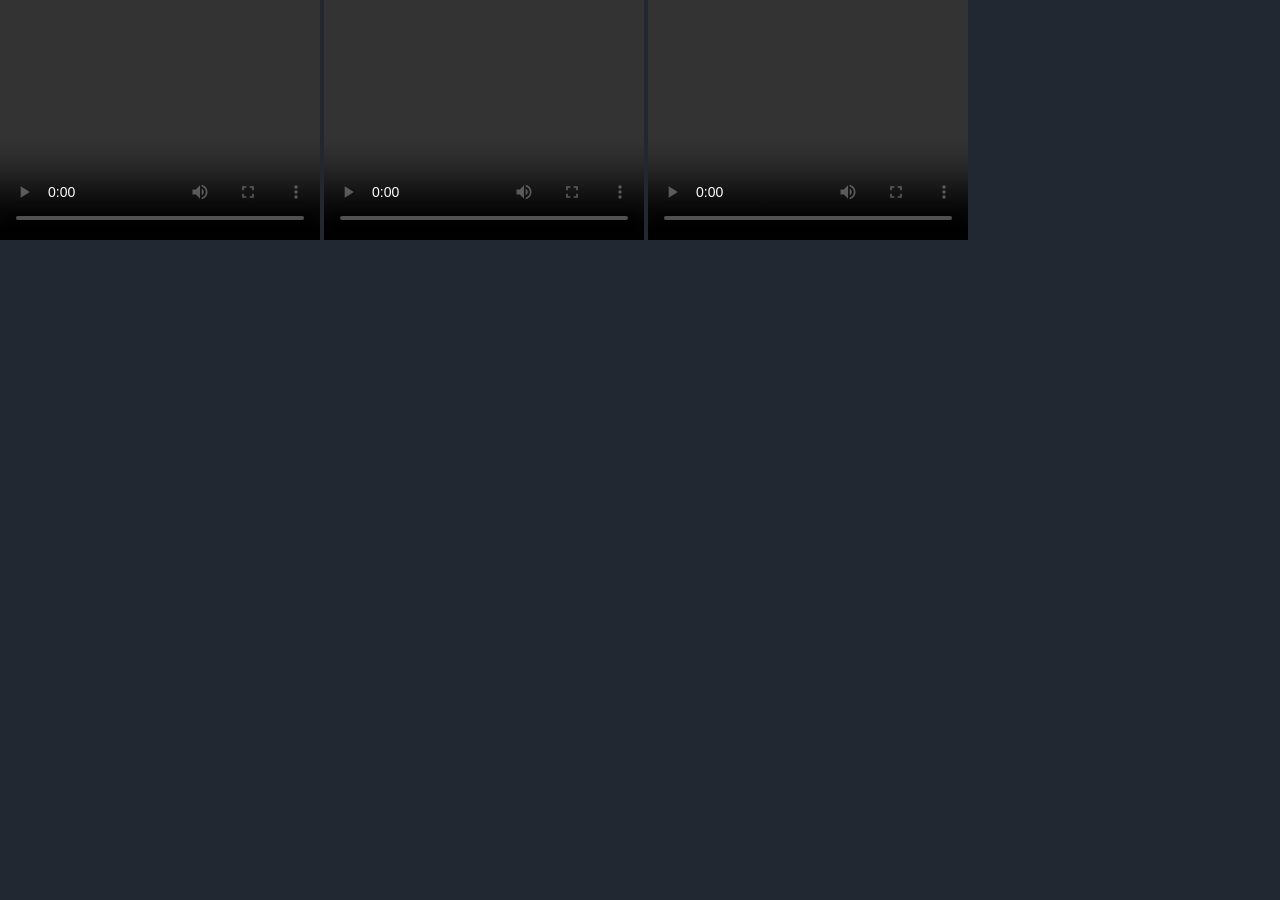
<file: vedeo.html>
<!DOCTYPE html>
<html lang="en">
<head>
    <meta charset="UTF-8">
    <meta name="viewport" content="width=device-width, initial-scale=1.0">
    <link rel="stylesheet" href="stayels6.css">
    <title>video</title>
</head>
<body>
  
   
   <section class="contactcontainer" id="RECYCLING">
        <div class="contacttitle">
            <h1 class="aboutname"></h1>
            <h1 class="abouttitle"></h1>
        </div>
    </section>
   <video width="320" height="240" controls>
  <source src="v  xsds.mp4" type="video/mp4">
  <source src="v  xsds.mp4" type="video/ogg">
  Your browser does not support the video tag.
</video>
<video width="320" height="240" controls>
  <source src="yui.mp4" type="video/mp4">
  <source src="yui.mp4" type="video/ogg">
  Your browser does not support the video tag.
</video>

<video width="320" height="240" controls>
  <source src="ftvcrd.mp4" type="video/mp4">
  <source src="ftvcrd.mp4" type="video/ogg">
  Your browser does not support the video tag.
</video>


</body>
</html>
</file>
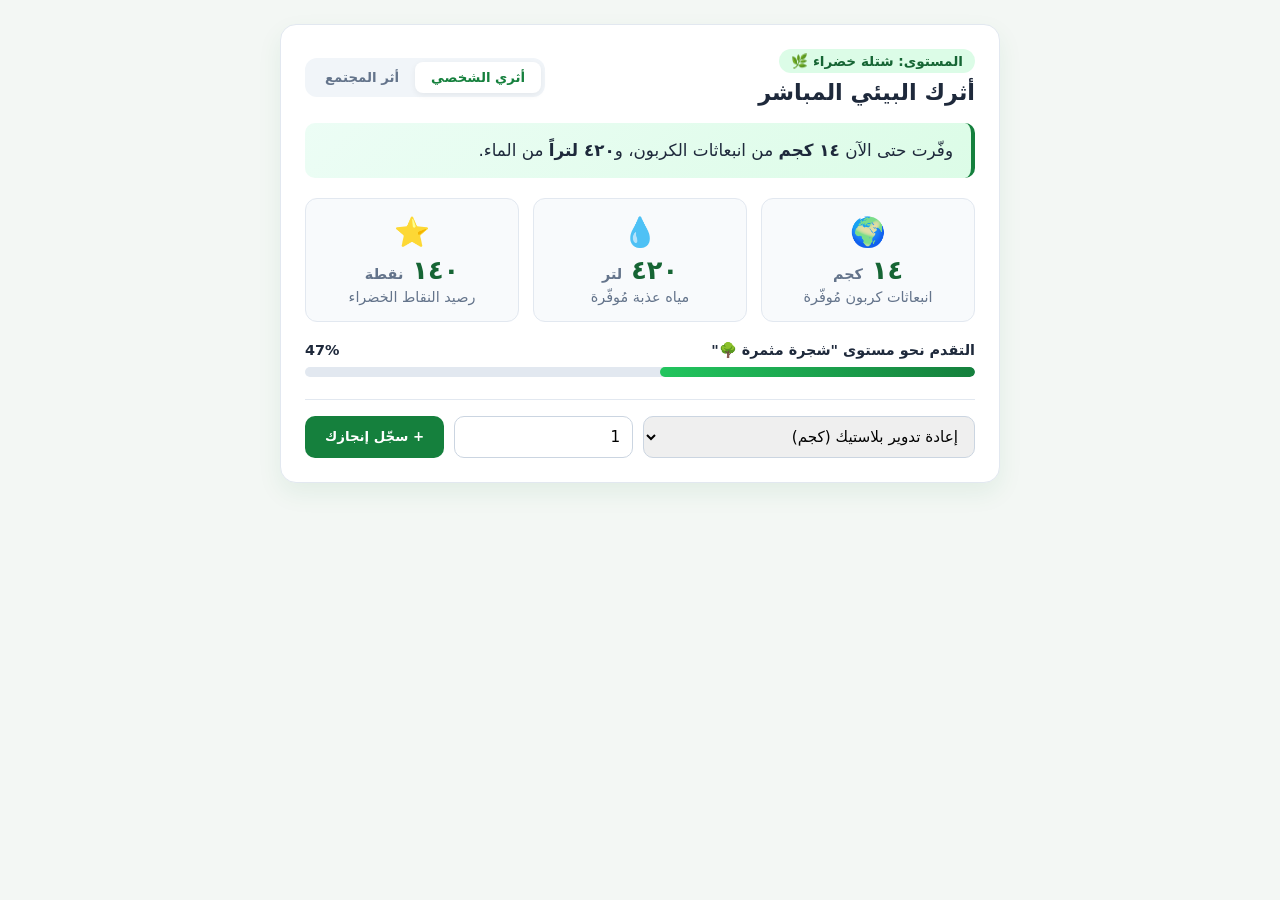
<file: yugj.html>
<!DOCTYPE html>
<html lang="ar" dir="rtl">
<head>
  <meta charset="UTF-8" />
  <meta name="viewport" content="width=device-width, initial-scale=1.0" />
  <title>عدّاد الأثر البيئي</title>

</head>
<body>

  <section class="eco-widget" aria-label="عداد الأثر الشخصي والمجتمعي">
    <!-- رأس البطاقة والتبديل بين الشخصي والمجتمعي -->
    <header class="eco-header">
      <div>
        <span class="eco-badge" id="ecoLevelBadge">المستوى: شتلة خضراء 🌱</span>
        <h2 class="eco-title">أثرك البيئي المباشر</h2>
      </div>

      <div class="eco-tabs" role="tablist">
        <button class="tab-btn active" data-mode="personal" role="tab" aria-selected="true">
          أثري الشخصي
        </button>
        <button class="tab-btn" data-mode="community" role="tab" aria-selected="false">
          أثر المجتمع
        </button>
      </div>
    </header>

    <!-- الجملة التحفيزية الواضحة -->
    <div class="eco-highlight-banner" id="impactSummaryText">
      وفّرت حتى الآن <strong>14 كجم</strong> من انبعاثات الكربون، و<strong>420 لتراً</strong> من الماء.
    </div>

    <!-- بطاقات الأرقام -->
    <div class="eco-stats-grid">
      <div class="stat-card">
        <span class="stat-icon">🌍</span>
        <div class="stat-value">
          <span id="co2Counter">0</span> <small>كجم</small>
        </div>
        <div class="stat-label">انبعاثات كربون مُوفّرة</div>
      </div>

      <div class="stat-card">
        <span class="stat-icon">💧</span>
        <div class="stat-value">
          <span id="waterCounter">0</span> <small>لتر</small>
        </div>
        <div class="stat-label">مياه عذبة مُوفّرة</div>
      </div>

      <div class="stat-card">
        <span class="stat-icon">⭐</span>
        <div class="stat-value">
          <span id="pointsCounter">0</span> <small>نقطة</small>
        </div>
        <div class="stat-label">رصيد النقاط الخضراء</div>
      </div>
    </div>

    <!-- شريط التقدم للمستوى التالي -->
    <div class="eco-progress-box">
      <div class="progress-info">
        <span id="progressLabel">التقدم نحو مستوى "شجرة مثمرة 🌳"</span>
        <span id="progressPercent">0%</span>
      </div>
      <div class="progress-track">
        <div class="progress-fill" id="progressFill"></div>
      </div>
    </div>

    <!-- نموذج تسجيل نشاط جديد لتجربة التحديث الحي -->
    <form class="eco-action-form" id="logActivityForm">
      <select id="activityType" aria-label="نوع النشاط">
        <option value="plastic">إعادة تدوير بلاستيك (كجم)</option>
        <option value="paper">إعادة تدوير ورق وكرتون (كجم)</option>
        <option value="metal">إعادة تدوير معادن (كجم)</option>
        <option value="energy">ترشيد كهرباء (كيلوواط/ساعة)</option>
      </select>

      <input
        type="number"
        id="activityAmount"
        min="0.5"
        step="0.5"
        value="1"
        placeholder="الكمية"
        required
      />

      <button type="submit" class="eco-submit-btn">+ سجّل إنجازك</button>
    </form>
  </section>

  <script>
    // معاملات التحويل لكل وحدة نشاط
const IMPACT_RATES = {
  plastic: { co2: 1.8, water: 25, points: 15 },
  paper:   { co2: 1.1, water: 30, points: 10 },
  metal:   { co2: 4.0, water: 40, points: 25 },
  energy:  { co2: 0.5, water: 2,  points: 8  }
};

// البيانات الافتراضية (تبدأ بالقيم المذكورة في مثالك)
const DEFAULT_DATA = {
  personal: { co2: 14, water: 420, points: 140 },
  community: { co2: 18450, water: 512000, points: 165000 }
};

let ecoData = JSON.parse(localStorage.getItem("ecoImpactData")) || DEFAULT_DATA;
let currentMode = "personal";

// عناصر الواجهة
const co2El = document.getElementById("co2Counter");
const waterEl = document.getElementById("waterCounter");
const pointsEl = document.getElementById("pointsCounter");
const summaryEl = document.getElementById("impactSummaryText");
const progressFill = document.getElementById("progressFill");
const progressPercent = document.getElementById("progressPercent");
const progressLabel = document.getElementById("progressLabel");
const levelBadge = document.getElementById("ecoLevelBadge");

// دالة تحريك الأرقام بسلاسة
function animateValue(element, target) {
  const start = Number(element.textContent.replace(/,/g, "")) || 0;
  const duration = 500;
  const startTime = performance.now();

  function update(now) {
    const elapsed = now - startTime;
    const progress = Math.min(elapsed / duration, 1);
    const current = start + (target - start) * progress;

    element.textContent = Number.isInteger(target)
      ? Math.round(current).toLocaleString("ar-EG")
      : current.toFixed(1);

    if (progress < 1) {
      requestAnimationFrame(update);
    }
  }
  requestAnimationFrame(update);
}

// تحديد المستوى وشريط التقدم بناءً على النقاط
function updateLevelAndProgress(points) {
  let levelName = "بذرة 🌱";
  let nextTarget = 100;
  let nextLevelName = "شتلة خضراء 🌿";

  if (points >= 1000) {
    levelName = "غابة مستدامة 🌲";
    nextTarget = 2500;
    nextLevelName = "حامي الكوكب 🌍";
  } else if (points >= 300) {
    levelName = "شجرة مثمرة 🌳";
    nextTarget = 1000;
    nextLevelName = "غابة مستدامة 🌲";
  } else if (points >= 100) {
    levelName = "شتلة خضراء 🌿";
    nextTarget = 300;
    nextLevelName = "شجرة مثمرة 🌳";
  }

  const percent = Math.min(Math.round((points / nextTarget) * 100), 100);
  levelBadge.textContent = `المستوى: ${levelName}`;
  progressLabel.textContent = `التقدم نحو مستوى "${nextLevelName}"`;
  progressPercent.textContent = `${percent}%`;
  progressFill.style.width = `${percent}%`;
}

// تحديث العرض بالكامل
function renderWidget() {
  const data = ecoData[currentMode];

  animateValue(co2El, data.co2);
  animateValue(waterEl, data.water);
  animateValue(pointsEl, data.points);

  const co2Formatted = data.co2.toLocaleString("ar-EG");
  const waterFormatted = data.water.toLocaleString("ar-EG");

  if (currentMode === "personal") {
    summaryEl.innerHTML = `وفّرت حتى الآن <strong>${co2Formatted} كجم</strong> من انبعاثات الكربون، و<strong>${waterFormatted} لتراً</strong> من الماء.`;
    updateLevelAndProgress(data.points);
  } else {
    summaryEl.innerHTML = `وفّر مجتمعنا معاً <strong>${co2Formatted} كجم</strong> من انبعاثات الكربون، و<strong>${waterFormatted} لتراً</strong> من الماء.`;
    levelBadge.textContent = "إنجاز جماعي 🤝";
    progressLabel.textContent = "هدف المجتمع الشهري (20,000 كجم كربون)";
    const communityPercent = Math.min(Math.round((data.co2 / 20000) * 100), 100);
    progressPercent.textContent = `${communityPercent}%`;
    progressFill.style.width = `${communityPercent}%`;
  }
}

// التبديل بين التبويبات
document.querySelectorAll(".tab-btn").forEach((btn) => {
  btn.addEventListener("click", () => {
    document.querySelectorAll(".tab-btn").forEach((b) => {
      b.classList.remove("active");
      b.setAttribute("aria-selected", "false");
    });
    btn.classList.add("active");
    btn.setAttribute("aria-selected", "true");
    currentMode = btn.dataset.mode;
    renderWidget();
  });
});

// إضافة نشاط جديد وتحديث الأثر الشخصي والمجتمعي معاً
document.getElementById("logActivityForm").addEventListener("submit", (e) => {
  e.preventDefault();
  const type = document.getElementById("activityType").value;
  const amount = parseFloat(document.getElementById("activityAmount").value);

  if (!amount || amount <= 0) return;

  const rate = IMPACT_RATES[type];
  const addedCo2 = Number((amount * rate.co2).toFixed(1));
  const addedWater = Math.round(amount * rate.water);
  const addedPoints = Math.round(amount * rate.points);

  // تحديث الأثر الشخصي والمجتمعي
  ecoData.personal.co2 = Number((ecoData.personal.co2 + addedCo2).toFixed(1));
  ecoData.personal.water += addedWater;
  ecoData.personal.points += addedPoints;

  ecoData.community.co2 = Number((ecoData.community.co2 + addedCo2).toFixed(1));
  ecoData.community.water += addedWater;
  ecoData.community.points += addedPoints;

  localStorage.setItem("ecoImpactData", JSON.stringify(ecoData));
  renderWidget();
});

// التشغيل الأولي
renderWidget();
  </script>
  <style>
    :root {
  --bg-page: #f3f7f4;
  --bg-card: #ffffff;
  --primary: #15803d;
  --primary-dark: #166534;
  --primary-soft: #dcfce7;
  --text-main: #1e293b;
  --text-muted: #64748b;
  --border-color: #e2e8f0;
  --radius: 16px;
}

* {
  box-sizing: border-box;
  font-family: system-ui, -apple-system, "Segoe UI", Tahoma, sans-serif;
}

body {
  margin: 0;
  padding: 24px;
  background-color: var(--bg-page);
  color: var(--text-main);
  display: flex;
  justify-content: center;
}

.eco-widget {
  width: 100%;
  max-width: 720px;
  background: var(--bg-card);
  border: 1px solid var(--border-color);
  border-radius: var(--radius);
  padding: 24px;
  box-shadow: 0 10px 25px rgba(21, 128, 61, 0.08);
}

.eco-header {
  display: flex;
  justify-content: space-between;
  align-items: center;
  flex-wrap: wrap;
  gap: 12px;
  margin-bottom: 18px;
}

.eco-badge {
  display: inline-block;
  background: var(--primary-soft);
  color: var(--primary-dark);
  font-size: 0.85rem;
  font-weight: 600;
  padding: 4px 12px;
  border-radius: 999px;
  margin-bottom: 6px;
}

.eco-title {
  margin: 0;
  font-size: 1.4rem;
}

.eco-tabs {
  display: flex;
  background: #f1f5f9;
  padding: 4px;
  border-radius: 12px;
}

.tab-btn {
  border: none;
  background: transparent;
  padding: 8px 16px;
  border-radius: 8px;
  font-weight: 600;
  color: var(--text-muted);
  cursor: pointer;
  transition: 0.2s ease;
}

.tab-btn.active {
  background: #ffffff;
  color: var(--primary);
  box-shadow: 0 2px 6px rgba(0, 0, 0, 0.06);
}

.eco-highlight-banner {
  background: linear-gradient(135deg, #ecfdf5, #dcfce7);
  border-right: 4px solid var(--primary);
  padding: 14px 18px;
  border-radius: 10px;
  font-size: 1.05rem;
  margin-bottom: 20px;
  line-height: 1.6;
}

.eco-stats-grid {
  display: grid;
  grid-template-columns: repeat(auto-fit, minmax(180px, 1fr));
  gap: 14px;
  margin-bottom: 20px;
}

.stat-card {
  background: #f8fafc;
  border: 1px solid var(--border-color);
  border-radius: 12px;
  padding: 16px;
  text-align: center;
}

.stat-icon {
  font-size: 1.8rem;
  display: block;
  margin-bottom: 6px;
}

.stat-value {
  font-size: 1.6rem;
  font-weight: 800;
  color: var(--primary-dark);
}

.stat-value small {
  font-size: 0.9rem;
  font-weight: 600;
  color: var(--text-muted);
}

.stat-label {
  font-size: 0.9rem;
  color: var(--text-muted);
  margin-top: 4px;
}

.eco-progress-box {
  margin-bottom: 22px;
}

.progress-info {
  display: flex;
  justify-content: space-between;
  font-size: 0.9rem;
  font-weight: 600;
  margin-bottom: 8px;
  color: var(--text-main);
}

.progress-track {
  height: 10px;
  background: #e2e8f0;
  border-radius: 999px;
  overflow: hidden;
}

.progress-fill {
  height: 100%;
  width: 0%;
  background: linear-gradient(90deg, #22c55e, #15803d);
  border-radius: 999px;
  transition: width 0.5s ease;
}

.eco-action-form {
  display: flex;
  gap: 10px;
  flex-wrap: wrap;
  padding-top: 16px;
  border-top: 1px solid var(--border-color);
}

.eco-action-form select,
.eco-action-form input {
  padding: 10px 12px;
  border: 1px solid #cbd5e1;
  border-radius: 10px;
  font-size: 0.95rem;
}

.eco-action-form select {
  flex: 2;
  min-width: 180px;
}

.eco-action-form input {
  flex: 1;
  min-width: 90px;
}

.eco-submit-btn {
  background: var(--primary);
  color: #fff;
  border: none;
  padding: 10px 20px;
  border-radius: 10px;
  font-weight: 700;
  cursor: pointer;
  transition: background 0.2s;
}

.eco-submit-btn:hover {
  background: var(--primary-dark);
}
  </style>
</body>
</html>
</file>
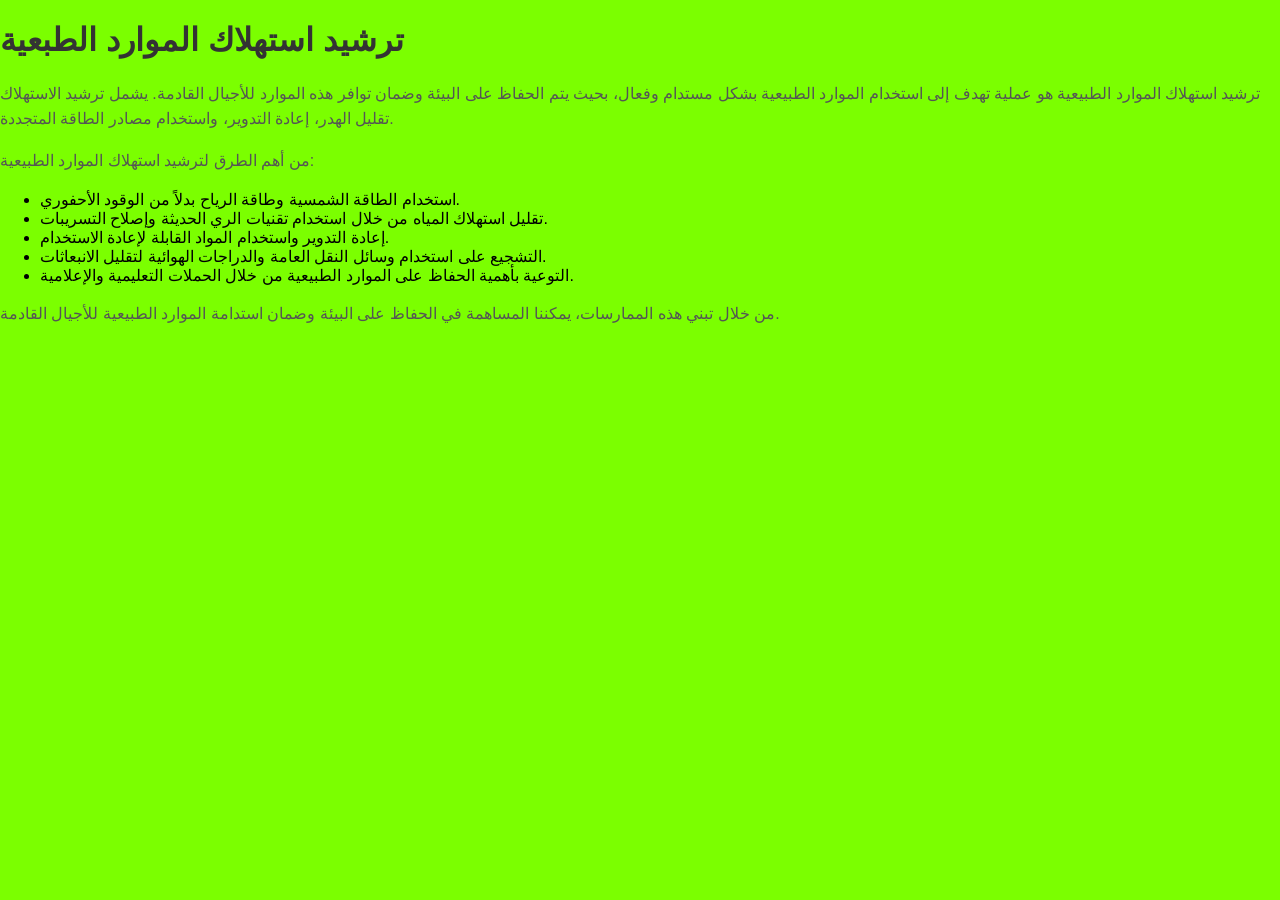
<file: ايةي يت .html>
<!DOCTYPE html>
<html lang="en">
<head>
    <meta charset="UTF-8">
    <meta name="viewport" content="width=device-width, initial-scale=1.0">
    <title>Rationalizing consumption</title>
</head>
<body>
 <style>
  img {
  max-width: 100%;
  height: auto;
}

body {
  overflow-x: hidden;
}

@media (max-width: 900px) {
  header {
    flex-direction: column;
    gap: 1rem;
    padding: 0 1rem;
    text-align: center;
  }

  .navigation ul {
    flex-wrap: wrap;
    justify-content: center;
    gap: 1rem;
  }

  .hero {
    flex-direction: column;
    padding: 0 1rem;
    text-align: center;
  }

  .herosup,
  .herosuper {
    align-items: center;
  }

  .hero img {
    width: 70%;
    max-width: 280px;
    height: auto;
  }

  .name {
    font-size: 2rem;
  }

  .aboutme,
  .about {
    flex-direction: column;
    gap: 2rem;
    margin: 2rem auto;
    padding: 0 1rem;
  }

  .aboutmepar,
  .par {
    text-align: left;
  }

  .work,
  .works {
    padding: 3rem 1rem;
    margin: 2rem 0;
  }

  .workscontainer {
    align-items: center;
    margin: 2rem auto;
    padding: 0 1rem;
  }

  .works ul {
    flex-direction: column;
    gap: 1.5rem;
  }

  .works li {
    padding: 1rem;
  }

  .works li img {
    width: 100%;
    max-width: 300px;
    height: auto;
  }

  .works li img:hover {
    transform: scale(1.05);
  }

  footer {
    flex-direction: column;
    align-items: center;
    text-align: center;
    gap: 1rem;
  }
}

@media (max-width: 480px) {
  h1 {
    font-size: 1.6rem;
  }

  .name {
    font-size: 1.6rem;
  }

  .navigation ul {
    gap: 0.75rem;
    font-size: 0.9rem;
  }
}
        button {
            background-color: #4CAF50;
            color: white;
            padding: 10px 20px;
            border: none;
            cursor: pointer;
            font-size: 16px;
            border-radius: 5px;
        }
        body {
            font-family: Arial, sans-serif;
            margin: 20px;
            background-color: #7bff00;
        }
        h1 {
            color: #333;
        }
        p {
            color: #555;
            line-height: 1.6;
        }
       css
* {
  box-sizing: border-box;
}

body {
  margin: 0;
  width: 100%;
}

img, video {
  max-width: 100%;
  height: auto;
}

@media (max-width: 768px) {
  .container {
    width: 100%;
    padding: 10px;
  }
}
    </style>
    <h1>ترشيد استهلاك الموارد الطبعية</h1>
    <p>ترشيد استهلاك الموارد الطبيعية هو عملية تهدف إلى استخدام الموارد الطبيعية بشكل مستدام وفعال، بحيث يتم الحفاظ على البيئة وضمان توافر هذه الموارد للأجيال القادمة. يشمل ترشيد الاستهلاك تقليل الهدر، إعادة التدوير، واستخدام مصادر الطاقة المتجددة.</p>
    <p>من أهم الطرق لترشيد استهلاك الموارد الطبيعية:</p>    
    <ul>
        <li>استخدام الطاقة الشمسية وطاقة الرياح بدلاً من الوقود الأحفوري.</li>
        <li>تقليل استهلاك المياه من خلال استخدام تقنيات الري الحديثة وإصلاح التسريبات.</li>
        <li>إعادة التدوير واستخدام المواد القابلة لإعادة الاستخدام.</li>
        <li>التشجيع على استخدام وسائل النقل العامة والدراجات الهوائية لتقليل الانبعاثات.</li>
        <li>التوعية بأهمية الحفاظ على الموارد الطبيعية من خلال الحملات التعليمية والإعلامية.</li>
    </ul>
    <p>من خلال تبني هذه الممارسات، يمكننا المساهمة في
    الحفاظ على البيئة وضمان استدامة الموارد الطبيعية للأجيال القادمة.</p>
    
</body>
</html>
</file>
<file: stayels6.css>
h1 {
    color: rgb(255, 255, 255)
   
   align-items : center;
   gap: 0.5rem;
   backdroup-filter: blur(10px);
}

body {
    background-color: #222831;

}
*{
    margin: 0;
    padding: 0;
    box-sizing: border-box;
    scroll-behavior: smooth;
}
button {
    cursor: pointer;
    background-color: #12b9eb;
    color: #fafbfb;
   border-radius :24px;
   text-decoration: none;
   padding: 0.5rem 1rem;
   text-shadow: 0px 4px 4px rgba(0, 0, 0, 0.5);
   display: flex;
   align-items: center;
   gap: 0.5rem;
   backdroup-filter: blur(10px);
}


header {
   display: flex;
   justify-content: space-between;
   align-items: center;
   margin: 2rem auto;
   max-width: 1200px;   
}
.navigation ul {
    display: flex;
    list-style-type: none;
    gap: 2rem;
}
.navigation a  {
    text-decoration: none;
    color: #fff;
    font-weight: bold;
}
.navigation a:hover {
    color: #00adb5
    
}
hr {
   opacity:10%;
}

.hero {
    display: flex;
    justify-content: space-between;
    align-items: center;
    margin: 2rem auto;
    max-width: 1200px;   
}
.herosuper {
    display: flex;
    flex-direction: column;
    gap: 0.5rem;
}
.name {
    
    font-size:3rem;
    color: #fff;
}
.title {
    font-size:4rem;
    color: #13c8ff;
}
.herobtns {
    display: flex;
    gap: 1rem;
    margin-top: 1.5rem;
}


.aboutme {
    display: flex;
    justify-content: space-between;
    align-items: center;
    margin: 5rem auto;
    max-width: 1200px;
    gap: 10rem;   
}
.texetcontainer {
    display: flex;
    flex-direction: column;
    gap: 1rem;
}
.texet title {
    display: flex;
  align-items: center;  
  gap: 2rem;    
  font-size: 2rem;
  .aboutname {
    color: #fff;
  } 
.abouttitle {
    color: #13c8ff;
  }
}
.aboutmepar {
    text-align: justify;
    color: #fff;
    
}
p {
    color: #fff;
}
.work {
  background-image: url("youssefdr/images (1).jpg");
  padding: 10rem 10rem;
  margin: 5rem 0rem ;
}
.workscontainer {
    display: flex;
    flex-direction: column;
    justify-content:space-around;
    align-items: left;
    margin: 5rem auto;
    max-width: 1200px;
    
}
    .projecttitle {
        display: flex;
        align-items: center;
        justify-content: left;
        gap: 5px;
        font-size: 2rem;

    }
    .works ul {
       display: flex; 
       list-style-type: none;
       align-items: center; 
       justify-content: space-between;
    }
    .works li {
        border-radius: 16px;
        
        backdrop-filter: blur(4px);
        padding: 1rem 4rem;
    }
    .works li img {
        width: 200px;
        height: 200px;;
        transition: transform 0.2s ;
    }
    .works li img:hover {
        transform: scale(1.5);
    }
    .Contact {
        display: flex;
       align-items: center;
       justify-content: center;
       margin-right: 5rem;
       gap: 20rem;
    }
    .RECYCLINGS {
        display: flex;
       align-items: center;
       justify-content: center;
       margin-right: 5rem;
       gap: 20rem;
    }
.contact  h3, .emailandphone a {
   color: #fff;
   text-decoration: none;
}
.emailandphone {
    display: flex;
    align-items: center;
    justify-content: center;
    gap: 5px;
}
.footer {
   color: #fff;
   padding: 2rem;
   text-align: center;
}

h4 {
    color: #fff;
    
}

.submit {
   color: #fff;
}
h2 {
    color: #ff0000;
}

      
a{
  
   text-decoration: none;
  
}
.gsearch {
    color: #000000;
    border: 1px solid #aa9d9d;
     margin: 0;
    padding: 0;
    box-sizing: border-box;
    scroll-behavior: smooth;
}
h3{
    color: #7bff00;
}
img {
  max-width: 100%;
  height: auto;
}

body {
  overflow-x: hidden;
}

@media (max-width: 900px) {
  header {
    flex-direction: column;
    gap: 1rem;
    padding: 0 1rem;
    text-align: center;
  }

  .navigation ul {
    flex-wrap: wrap;
    justify-content: center;
    gap: 1rem;
  }

  .hero {
    flex-direction: column;
    padding: 0 1rem;
    text-align: center;
  }

  .herosup,
  .herosuper {
    align-items: center;
  }

  .hero img {
    width: 70%;
    max-width: 280px;
    height: auto;
  }

  .name {
    font-size: 2rem;
  }

  .aboutme,
  .about {
    flex-direction: column;
    gap: 2rem;
    margin: 2rem auto;
    padding: 0 1rem;
  }

  .aboutmepar,
  .par {
    text-align: left;
  }

  .work,
  .works {
    padding: 3rem 1rem;
    margin: 2rem 0;
  }

  .workscontainer {
    align-items: center;
    margin: 2rem auto;
    padding: 0 1rem;
  }

  .works ul {
    flex-direction: column;
    gap: 1.5rem;
  }

  .works li {
    padding: 1rem;
  }

  .works li img {
    width: 100%;
    max-width: 300px;
    height: auto;
  }

  .works li img:hover {
    transform: scale(1.05);
  }

  footer {
    flex-direction: column;
    align-items: center;
    text-align: center;
    gap: 1rem;
  }
}

@media (max-width: 480px) {
  h1 {
    font-size: 1.6rem;
  }

  .name {
    font-size: 1.6rem;
  }

  .navigation ul {
    gap: 0.75rem;
    font-size: 0.9rem;
  }
}
:root {
  --bg: #f1f4ef;
  --surface: #ffffff;
  --surface-2: #e6ece4;
  --ink: #12251f;
  --muted: #53665d;
  --line: #d3ddd2;
  --water: #0f6f8c;
  --leaf: #2f7d3a;
  --leaf-text: #25672f;
  --sun: #e2a22a;
  --on-strong: #ffffff;
  --drop-off: #cbd7cb;
  --font-display: "Reem Kufi", "Segoe UI", Tahoma, sans-serif;
  --font-body: "Almarai", "Segoe UI", Tahoma, sans-serif;
}
@media (prefers-color-scheme: dark) {
  :root:not([data-theme="light"]) {
    --bg: #0b1612;
    --surface: #12211b;
    --surface-2: #1a2d25;
    --ink: #e7f0e9;
    --muted: #93a99d;
    --line: #243a30;
    --water: #4cc0e0;
    --leaf: #5fbf6d;
    --leaf-text: #7bd689;
    --sun: #f0b43c;
    --on-strong: #07170f;
    --drop-off: #1f3329;
    color-scheme: dark;
  }
  
:root[data-theme="dark"] {
  --bg: #0b1612;
  --surface: #12211b;
  --surface-2: #1a2d25;
  --ink: #e7f0e9;
  --muted: #93a99d;
  --line: #243a30;
  --water: #4cc0e0;
  --leaf: #5fbf6d;
  --leaf-text: #7bd689;
  --sun: #f0b43c;
  --on-strong: #07170f;
  --drop-off: #1f3329;
  color-scheme: dark;
}

* { box-sizing: border-box; }
body {
  background: var(--bg);
  color: var(--ink);
  font-family: var(--font-body);
  font-size: 17px;
  line-height: 1.8;
  padding-block: 0 56px;
  padding-left: max(16px, env(safe-area-inset-left, 0px));
  padding-right: max(16px, env(safe-area-inset-right, 0px));
}
.wrap { max-width: 1040px; margin-inline: auto; }
h1, h2, h3 { font-family: var(--font-display); font-weight: 700; line-height: 1.35; margin: 0; text-wrap: balance; }
p { margin: 0; }
a { color: inherit; }
button { font: inherit; color: inherit; cursor: pointer; }
a:focus-visible, button:focus-visible, input:focus-visible + .box {
  outline: 3px solid var(--sun);
  outline-offset: 3px;
}

/* ---------- top bar ---------- */
.top { display: flex; align-items: center; justify-content: space-between; gap: 16px; padding-block: 18px; flex-wrap: wrap; }
.logo { font-family: var(--font-display); font-weight: 700; font-size: 24px; color: var(--leaf-text); text-decoration: none; }
.nav { display: flex; align-items: center; gap: 4px 18px; flex-wrap: wrap; font-size: 15px; }
.nav a { text-decoration: none; color: var(--muted); padding: 4px 2px; }
.nav a:hover { color: var(--ink); }
.theme { width: 40px; height: 40px; border-radius: 50%; border: 1px solid var(--line); background: var(--surface); display: grid; place-items: center; }
.theme svg { width: 18px; height: 18px; }

/* ---------- hero ---------- */
.hero { display: grid; grid-template-columns: minmax(0, 1.1fr) minmax(0, 0.9fr); gap: 40px 56px; align-items: center; padding-block: 36px 64px; }
.kicker { font-size: 14px; letter-spacing: .04em; color: var(--leaf-text); font-weight: 700; margin-bottom: 14px; }
.hero h1 { font-size: clamp(34px, 6vw, 58px); line-height: 1.25; }
.hero h1 em { font-style: normal; color: var(--water); }
.lead { margin-top: 20px; color: var(--muted); font-size: 18px; max-width: 34em; }
.cta { display: inline-block; margin-top: 28px; padding: 12px 26px; border-radius: 999px; background: var(--leaf); color: var(--on-strong); text-decoration: none; font-weight: 700; }
.cta:hover { filter: brightness(1.08); }

.
/* ---------- sections ---------- */
section { padding-block: 40px; }
.sec-head { display: grid; gap: 8px; margin-bottom: 28px; max-width: 40em; }
.sec-head h2 { font-size: clamp(26px, 4vw, 36px); }
.sec-head p { color: var(--muted); }

.areas { display: grid; border-top: 1px solid var(--line); }
.area { display: grid; grid-template-columns: 170px minmax(0, 1fr) minmax(0, 0.9fr); gap: 8px 32px; padding-block: 26px; border-bottom: 1px solid var(--line); }
.area h3 { font-size: 26px; color: var(--water); }
.area p { min-width: 0; }
.area .try { color: var(--muted); font-size: 16px; }
.area .try b { color: var(--leaf-text); }

/* habits */
.tracker { background: var(--surface); border: 1px solid var(--line); border-radius: 16px; padding: 28px; display: grid; grid-template-columns: minmax(0, 0.8fr) minmax(0, 1.2fr); gap: 28px 44px; }
.progress-box { align-self: start; display: grid; gap: 14px; }
.count { font-family: var(--font-display); font-weight: 700; font-size: 54px; line-height: 1; color: var(--leaf-text); font-variant-numeric: tabular-nums; }
.count small { font-size: 22px; color: var(--muted); font-weight: 500; }
.bar { height: 10px; border-radius: 999px; background: var(--surface-2); overflow: hidden; }
.bar > div { height: 100%; width: 0; background: var(--leaf); border-radius: 999px; transition: width .35s ease; }
.msg { color: var(--muted); min-height: 3.4em; }
.reset { justify-self: start; padding: 6px 16px; border-radius: 999px; border: 1px solid var(--line); background: transparent; font-size: 14px; color: var(--muted); }
.reset:hover { color: var(--ink); border-color: var(--muted); }{ec}
.habits { list-style: none; margin: 0; padding: 0; display: grid; gap: 4px; min-width: 0; }
.habits label { display: flex; align-items: center; gap: 14px; padding: 9px 12px; border-radius: 10px; cursor: pointer; min-width: 0; }
.habits label:hover { background: var(--surface-2); }
.habits input { position: absolute; opacity: 0; width: 1px; height: 1px; }
.box { width: 24px; height: 24px; border-radius: 7px; border: 2px solid var(--muted); flex: none; display: grid; place-items: center; }
.box svg { width: 14px; height: 14px; opacity: 0; color: var(--on-strong); }
input:checked + .box { background: var(--leaf); border-color: var(--leaf); }
input:checked + .box svg { opacity: 1; }
input:checked ~ .txt { color: var(--muted); text-decoration: line-through; text-decoration-color: var(--muted); }
.txt { min-width: 0; }

/* figures */
.figs { display: grid; grid-template-columns: repeat(4, minmax(0, 1fr)); gap: 24px; }
.fig { display: grid; gap: 8px; align-content: start; padding-top: 16px; border-top: 4px solid var(--sun); }
.fig .big { font-family: var(--font-display); font-weight: 700; font-size: 40px; line-height: 1.1; color: var(--ink); }
.fig p { color: var(--muted); font-size: 16px; line-height: 1.7; }
.note { margin-top: 24px; font-size: 14px; color: var(--muted); }

footer { border-top: 1px solid var(--line); padding-top: 28px; margin-top: 32px; display: flex; flex-wrap: wrap; gap: 12px 32px; justify-content: space-between; color: var(--muted); font-size: 15px; }
footer b { color: var(--ink); font-family: var(--font-display); font-size: 18px;
</file>
